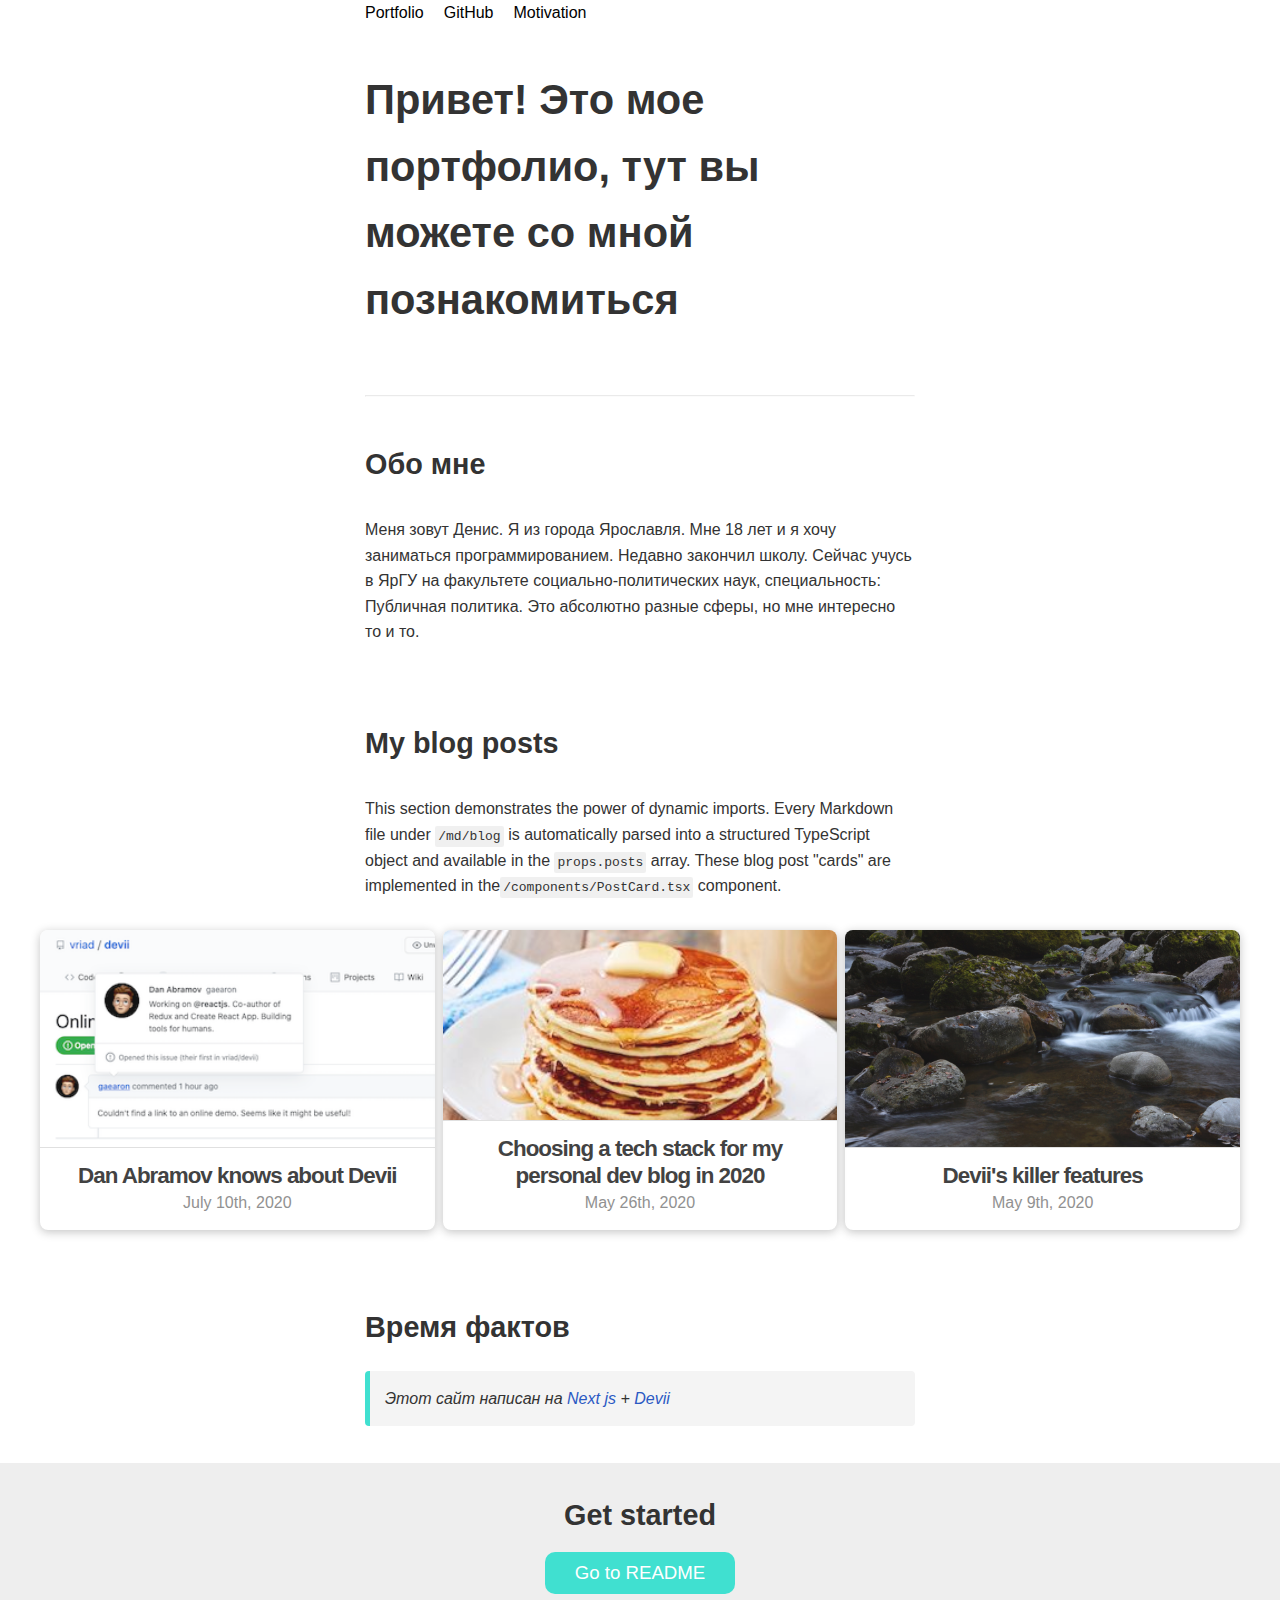
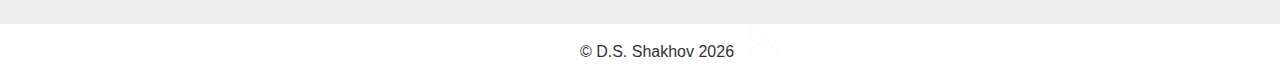
<file: index.html>
<!DOCTYPE html><html><head><meta name="viewport" content="width=device-width"/><meta charSet="utf-8"/><title>Портфолио Д.С ШАХОВ</title><link rel="icon" href="/favicon.ico"/><link rel="preload" href="/_next/static/css/f7614141bd6cd014cb1c.css" as="style"/><link rel="stylesheet" href="/_next/static/css/f7614141bd6cd014cb1c.css" data-n-g=""/><noscript data-n-css="true"></noscript><link rel="preload" href="/_next/static/chunks/main-1eabfbb79ee8fcffef53.js" as="script"/><link rel="preload" href="/_next/static/chunks/webpack-a5f855b0f31b93b05607.js" as="script"/><link rel="preload" href="/_next/static/chunks/framework.d6f4b26821e9a500fc3a.js" as="script"/><link rel="preload" href="/_next/static/chunks/commons.ccc87b86e3323d476a82.js" as="script"/><link rel="preload" href="/_next/static/chunks/f6078781a05fe1bcb0902d23dbbb2662c8d200b3.f7cda0bd2d5665ae4fb2.js" as="script"/><link rel="preload" href="/_next/static/chunks/pages/_app-9893fadc444a5e7c7a4f.js" as="script"/><link rel="preload" href="/_next/static/chunks/186ca7509c0b14394d714909ec1a3aae0377cba4.74a2756dffcdd5046270.js" as="script"/><link rel="preload" href="/_next/static/chunks/pages/index-71af12dd527f795ce548.js" as="script"/></head><body><div id="__next"><div class="container"><div class="content"><div class="introduction"> <div class="header"><a href="/">Portfolio</a><div class="space"></div><a href="https://github.com/nanaska123">GitHub</a><div class="space"></div><a href="/blog/the-ultimate-tech-stack">Motivation</a></div> </div></div><div class="content"><div class="introduction"><h1>Привет! Это мое портфолио, тут вы можете со мной познакомиться</h1><br/><hr/></div><div class="section"><h2>Обо мне</h2><div class="medium-wide"><div style="width:100%" class="devii-markdown"><p>Меня зовут Денис. Я из города Ярославля. Мне 18 лет и я хочу заниматься программированием. Недавно закончил школу.
Сейчас учусь в ЯрГУ на факультете социально-политических наук, специальность: Публичная политика. Это абсолютно разные сферы, но мне интересно то и то.</p></div></div></div><div class="section"><h2>My blog posts</h2><p>This section demonstrates the power of dynamic imports. Every Markdown file under <code>/md/blog</code> is automatically parsed into a structured TypeScript object and available in the<!-- --> <code>props.posts</code> array. These blog post &quot;cards&quot; are implemented in the<code>/components/PostCard.tsx</code> component.</p><div class="post-card-container"><a class="post-card" href="/blog/dan-abramov"><div class="post-card-inner"><div class="post-card-thumbnail" style="background-image:url(/img/danabramov_thumb.png)"></div><div class="post-card-title"><h2>Dan Abramov knows about Devii</h2><p>July 11th, 2020</p><div class="flex-spacer"> </div></div></div></a><a class="post-card" href="/blog/the-ultimate-tech-stack"><div class="post-card-inner"><div class="post-card-thumbnail" style="background-image:url(/img/pancakes_thumb.jpeg)"></div><div class="post-card-title"><h2>Choosing a tech stack for my personal dev blog in 2020</h2><p>May 26th, 2020</p><div class="flex-spacer"> </div></div></div></a><a class="post-card" href="/blog/devii"><div class="post-card-inner"><div class="post-card-thumbnail" style="background-image:url(/img/brook.jpg)"></div><div class="post-card-title"><h2>Devii&#x27;s killer features</h2><p>May 10th, 2020</p><div class="flex-spacer"> </div></div></div></a></div></div><div class="section"><h2>Время фактов</h2><blockquote><p><em>Этот сайт написан на<!-- --> <a href="https://nextjs.org/" class="siniy">Next js</a> <!-- -->+<!-- --> <a href="https://github.com/colinhacks/devii" class="siniy">Devii</a></em></p></blockquote></div><div class="section alternate"><h2 class="centered">Get started</h2><a href="https://github.com/colinhacks/devii"><button class="fork-button">Go to README</button></a></div></div><div class="footer"><p>© D.S. Shakhov 2021</p><a href="/rss.xml"><img src="/img/rss-white.svg" alt="RSS Feed" height="30" width="30"/></a></div></div></div><script id="__NEXT_DATA__" type="application/json">{"props":{"pageProps":{"introduction":"Devii is a starter kit for building your personal developer website. Powered by the best technologies 2020 has to offer.\n\nIt's not a a framework or a library, it's a just a simple project that contains some useful utilities and patterns that'll help you hit the ground running. In fact, the [GitHub repo for Devii](https://github.com/colinhacks/devii) contains the code for the site you're currently reading!\n\nDevii doesn't try to be a fully functional blog out of the box. After cloning/forking the repo, you'll need to delete the contents of `index.tsx` (the page you're reading now!) and implement your own homepage. Devii makes it easier — for instance, you can access a list of all your blog posts in `props.posts` — but you still have to build the site you're imagining in your mind's eye.\n\nAnd that's the point! After you clone/fork it, look through this code to learn how Devii works. Then rip out what you don't like, customize everything else, and build your own tools and components on top of the foundation Devii provides!\n\nDevii was designed to place _zero restrictions_ on what your site can be or become. You can use any React component or styling library, pull in data from third-party APIs, even implement user accounts. Your personal website is the online manifestation of you. Don't compromise.\n","features":"It may not look like much, but Devii does a lot out of the box.\n\n**Markdown loading and rendering**: Using Next.js dynamic imports, you can load Markdown files and pass them into your Next.js pages as props. Easy peasy.\n\n**TypeScript + React**: Markdown is great for text-heavy, non-interactive content. For everything else, you'll want something a little more expressive. Devii makes it easy to mix Markdown and React on the same page. Just load your Markdown files with dynamic imports, pass it into your component as a prop, and render it with the `Markdown.tsx` component.\n\n**Built-in support for blogs**: Devii provides a utility for parsing Markdown blog posts with frontmatter metadata into a structured TypeScript object. Supported tags include: `title`, `subtitle`, `datePublished`, `tags`, `description`, `canonicalUrl`, `author`, `authorPhoto`, `authorTwitter`, `bannerPhoto`, and `thumbnailPhoto`\n\n**Medium-inspired styles**: The Markdown components (`Markdown.tsx`) contains default styles inspired by Medium.\n\n**Google Analytics**: Just add your Google Analytics ID (e.g. 'UA-999999999-1') to `globals.ts` and the appropriate snippet will be automatically added to every page.\n\n**RSS feed generation**: An RSS feed is auto-generated from your blog post feed.\n\n**SEO best practices**: Every blog post page automatically populated meta tags based on the post metadata. This includes a `title` tag, `meta` tags, `og:` tags, Twitter metadata, and a `link` tag containing the canonical URL.\n\n**GitHub-style code blocks**: with syntax highlighting powered by [react-syntax-highlighter](https://github.com/conorhastings/react-syntax-highlighter). Works out-of-the-box for all programming languages. Just use Markdown's triple backtick syntax with a \"language identifier\", [just like GitHub](https://help.github.com/en/github/writing-on-github/creating-and-highlighting-code-blocks).\n\n**Static generation**: you can generate a fully static version of your site using `yarn build \u0026\u0026 yarn export`. Powered by Next.js.\n\n**Zero magic**: You can view and modify every aspect of the site. If you're looking for a starting point, start modifying `index.tsx` (the home page), `BlogPost.tsx` (the blog post template), and `Markdown.tsx` (the Markdown component). And of course you can add entirely new pages/components as well!\n","obombe":"Меня зовут Денис. Я из города Ярославля. Мне 18 лет и я хочу заниматься программированием. Недавно закончил школу.\r\nСейчас учусь в ЯрГУ на факультете социально-политических наук, специальность: Публичная политика. Это абсолютно разные сферы, но мне интересно то и то.\r\n","readme":"\u003cp align=\"center\"\u003e\u003ch1 align=\"center\" style=\"text-align:center;\"\u003eDevii\u003c/h1\u003e\u003c/p\u003e\n\u003cp align=\"center\"\u003e\n  A developer blog starter for 2020. \u003cbr/\u003eNext.js\u003cbr/\u003eReact\u003cbr/\u003eTypeScript\u003cbr/\u003eMarkdown\u003cbr/\u003esyntax highlighting\u003cbr/\u003eSEO\u003cbr/\u003eRSS generation\n\u003c/p\u003e\n\u003cp align=\"center\"\u003e\nif you're happy and you know it, star this repo\n\u003c/p\u003e\n\u003cp align=\"center\"\u003e\n  \u003ca href=\"https://opensource.org/licenses/MIT\" rel=\"nofollow\"\u003e\n    \u003cimg src=\"https://img.shields.io/github/license/colinhacks/devii?alt\" alt=\"License\" style=\"width:100px;\"\u003e\n  \u003c/a\u003e\n\u003c/p\u003e\n\n\u003cbr/\u003e\n\u003cbr/\u003e\n\u003cbr/\u003e\n\n### A dev blog starter for 2020.\n\n- Works as a Markdown-based static-site generator out of the box: just add new blog posts to `/md/blog`\n- Supports exporting to fully static assets (powered by Next.js)\n- Hot reload (powered by Next.js)\n- Makes it easy to write custom pages/code in React + TypeScript\n- Provides a `Markdown.tsx` component with support for GitHub-style syntax highlighting\n- Automatic RSS feed generation\n- SEO best practices (title tag, meta tags, canonical URLs)\n\nRead more about the motivation + design behind Devii at [https://colinhacks.com/blog/devii](https://colinhacks.com/blog/devii).\n\n\u003c!--\n\n# Sponsor\nBig thanks to this week's Devii sponsor! Check out what they have to offer.\n\u003ca href=\"https://tracking.gitads.io/?repo=devii\"\u003e\n\u003cimg src=\"https://images.gitads.io/devii\" alt=\"GitAds\"/\u003e\n\u003c/a\u003e\n\n--\u003e\n\n# Get started\n\nThis repo contains the code for [https://devii.dev](https://devii.dev).\n\ndevii.dev serves as both the documentation AND a working demo of Devii. After you clone/fork it, you can look through the code to learn how Devii works. Then you can rip out everything you don't like, customize everything else, and build your own tools and components on top of the foundation Devii provides!\n\nYour personal website is the online manifestation of you. Devii doesn't really provide much out of the box. It provides some nice Medium-style default styles for your blog posts and some tools for loading/rendering Markdown. But you'll have to implement your own homepage more or less from scratch. And that's the point! Don't settle for some theme. Build something that represents you.\n\nTo get started:\n\n1. Fork this repo\n2. ```\n   git clone git@github.com:yourusername/devii.git my-blog\n   cd my-blog\n   yarn\n   ```\n3. Start the development server with `yarn dev`. This should start a server on `http://localhost:3000`.\n\n## Powered by Next.js\n\nThe core of this repo is [Next.js](https://https://nextjs.org). We chose Next.js because it's the simplest, most elegant way to generate a static version of a React-based website. The documentation is excellent; read it first: [Next.js Documentation](https://nextjs.org/docs).\n\n## Project structure\n\nHere's is an abbreviated version of the project structure. Certain config files (`next.config.js`, `next-end.d.ts`, `.gitignore`) have been removed for simplicity.\n\n```\n.\n├── README.md\n├── public // all static assets (images, css, etc) go here\n├── pages // every .tsx component in this dir becomes a page of the final site\n|   ├── index.tsx // the home page (which has access to the list of all blog posts)\n|   ├── blog\n|       ├── [blog].md // a template component that renders the blog posts under `/md/blog`\n├── md\n|   ├── blog\n|       ├── devii.md // this page!\n        ├── whatever.md // every MD file in this directory becomes a blog post\n├── components\n|   ├── BlogPost.tsx\n|   ├── Code.tsx\n|   ├── Footer.tsx\n|   ├── Header.tsx\n|   ├── Markdown.tsx\n|   ├── Meta.tsx\n|   ├── \u003cvarious\u003e\n├── loader.ts // contains utility functions for loading/parsing Markdown\n├── node_modules\n├── tsconfig.json\n├── package.json\n```\n\nNext.js generates a new webpage for each file in the `pages` directory. If you want to add an About page to your blog, just add `about.tsx` inside `pages` and start writing the page.\n\nBy default the repo only contains two pages: a home page (`/pages/index.tsx`) and a blog page (`/pages/[blog].md`).\n\nThe file `[blog].ts` follows the Next.js convention of using square brackets to indicate a [dynamic route](https://nextjs.org/docs/routing/dynamic-routes).\n\n## The home page\n\nThe home page is intentionally minimal. You can put whatever you want in `index.tsx`; one of our goals in designing Devii was to place no restrictions on the developer. Use your imagination! Your website is the online manifestion of you. You can use whatever npm packages or styling libraries you like.\n\n## Styling\n\nDevii is unopinionated about styling. Because your Devii site is a standard React app under the hood, you can use your favorite library from `npm` to do styling.\n\nDevii provides certain styles by default, notably in the Markdown renderer (`/components/Markdown.tsx`). Those styles are implemented using Next's built-in styling solution `styled-jsx`. Unfortunately it was necessary to make those styles global, since `styled-jsx` [doesn't play nice](https://github.com/vercel/styled-jsx/issues/573) with third-party components (in this case `react-markdown`).\n\nFeel free to re-implemement the built-in styles with your library of choice If you choose to use a separate styling library ([emotion](https://emotion.sh/) is pretty glorious) then you could re-implement the default styles\n\n## Adding a new blog post\n\nJust add a Markdown file under `md/blog/` to create a new blog post:\n\n1. Create a new Markdown file called `foo.md` within the `/md/blog` directory\n2. Add in some basic Markdown content\n3. Then go to `http://localhost:3000/blog/foo`. You should see the new post.\n\n## Frontmatter support\n\nEvery Markdown file can include a \"frontmatter block\" containing various metadata. Devii provides a `loadPost` utility that loads a Markdown file, parses it's frontmatter metadata, and returns a structured `PostData` object:\n\n```ts\ntype PostData = {\n  path: string;\n  title?: string;\n  subtitle?: string;\n  description?: string; // used for SEO\n  canonicalUrl?: string; // used for SEO\n  datePublished?: number; // Unix timestamp\n  author?: string;\n  authorPhoto?: string;\n  authorHandle?: string; // twitter handle\n  tags?: string[];\n  bannerPhoto?: string;\n  thumbnailPhoto?: string;\n};\n```\n\nFor example, here is the frontmatter blog from the sample blog post (`md/blog/the-ultimate-tech-stack.md`):\n\n```\n---\ntitle: Introducing Devii\nsubtitle: Bringing the power of React, TypeScript, and static generation to dev blogs everywhere\ndatePublished: 1589064522569\nauthor: Ben Bitdiddle\ntags:\n  - Devii\n  - Blogs\nauthorPhoto: /img/profile.jpg\nbannerPhoto: /img/brook.jpg\nthumbnailPhoto: /img/brook.jpg\n---\n```\n\nView `/loader.ts` to see how this works.\n\n## Google Analytics\n\nJust add your Google Analytics ID (e.g. 'UA-999999999-1') to `globals.ts` and Devii will automatically add the appropriate Google Analytics snippet to your site. Go to `/pages/_app.ts` to see how this works or customize this behavior.\n\n## Medium-inspired design\n\nThe Markdown renderer (`Markdown.tsx`) provides a default style inspired by Medium. Just modify the CSS in `Markdown.tsx` to customize the design to your liking.\n\n## GitHub-style code blocks\n\nYou can easily drop code blocks into your blog posts using triple-backtick syntax ([just like GitHub](https://help.github.com/en/github/writing-on-github/creating-and-highlighting-code-blocks)). No more embedding CodePen iframes! 🚀\n\nWorks out-of-the-box for all programming languages. Specify your language with a \"language tag\". So this:\n\n  \u003cpre\u003e\n  ```ts\n  // pretty neat huh?\n  const test = (arg: string) =\u003e {\n    return arg.length \u003e 5;\n  };\n  ```\u003c/pre\u003e\n\nturns into\n\n```ts\n// pretty neat huh?\nconst test = (arg: string) =\u003e {\n  return arg.length \u003e 5;\n};\n```\n\nView `/components/Code.tsx` to see how this works or customize this behavior.\n\n## Markdown loading\n\n_You don't need to understand all of this to use Devii. Consider this an \"advanced guide\" you can use if you want to customize the structure of the site._\n\nMarkdown posts are loaded during Next.js static build step. Check out the [Data Fetching](https://nextjs.org/docs/basic-features/data-fetching) documentation to learn more about this.\n\nHere's the short version: if export a function called `getStaticProps` from one of your page components, Next.js will execute that function, take the result, and pass the `props` property (which should be another object) into your page as props.\n\nYou can dynamically load and parse a Markdown file using `loadMarkdownFile`, a utility function implemented in `loader.ts`. It is an async function that returns a `PostData` TypeScript object containing all the metadata keys listed above:\n\nFor an example of this, check out the `getStaticProps` implementation from the homepage. The function calls `loadBlogPosts` - a utilty function that loads _every_ blog posts in the `/md/blog/` directory, parses them, and returns `PostData[]`.\n\n```ts\nexport const getStaticProps = async () =\u003e {\n  const posts = await loadBlogPosts();\n  return { props: { posts } };\n};\n```\n\nThere are a few utility functions in `loader.ts` that Devii uses. All functions are _async_! All functions accept a _relative_ path which is expected to be \\_relative to the `md/` directory. For instance `loadPost('blog/test.md'`) would load `/md/blog/test.md`.\n\n- `loadPost` loads/parses a Markdown file and returns a `PostData`\n- `loadBlogPosts`: loads/parses all the files in `/md/blog/`. Returns `PostData[]`. Used in `index.tsx` to load/render a list of all published blog posts\n- `loadMarkdownFile`: loads a Markdown file but doesn't parse it. Returns the string content. Useful if you want to implement some parts of a page in Markdown and other parts in React\n- `loadMarkdownFiles`: accepts a [glob](https://docs.python.org/3/library/glob.html) pattern and loads all the files inside `/md/` whose names match the pattern. Used internally by `loadBlogPosts`\n\n## Static generation\n\nYou can generate a fully static version of your site using `yarn build \u0026\u0026 yarn export`. This step is entirely powered by Next.js. The static site is exported to the `out` directory.\n\nAfter it's generated, use your static file hosting service of choice (Vercel, Netlify, Firebase Hosting, Amazon S3) to deploy your site.\n\n## Global configs\n\nThere is a `globals.ts` file in the project root containing some settings/configuration metadata about your site:\n\n- `yourName`: Your name, used for the copyright tags in the footer and the RSS feed, e.g. Alyssa P. Hacker\n- `siteName`: The title of your blog, e.g. `Alyssa's Cool Blog`;\n- `siteDescription`: A short description, used in the `meta` description tag, e.g. 'I write about code \\'n stuff';\n- `siteCreationDate`: Used in the generated RSS feed. Use this format: 'March 3, 2020 04:00:00 GMT';\n- `twitterHandle`: The twitter handle for you or your blog/company, used in the Twitter meta tags. Include the @ symbol, e.g. '@alyssaphacker';\n- `email`: Your email, used as the \"webMaster\" and \"managingEditor\" field of the generated RSS feed, e.g. `alyssa@example.com`;\n- `url`: The base URL of your website, used to \"compute\" default canonical links from relative paths, e.g. 'https://alyssaphacker.com';\n- `accentColor`: The header and footer background color, e.g. `#4fc2b4`;\n\n## RSS feed generation\n\nAn RSS feed is auto-generated from your blog post feed. This feed is generated using the `rss` module (for converting JSON to RSS format) and `showdown` for converting the markdown files to RSS-compatible HTML.\n\nFor RSS generation to work, all your posts must contain a `datePublished` timestamp in their frontmatter metadata. To examine or customize the RSS generation, check out the `rssUtil.ts` file in the root directory.\n\n## SEO\n\nEvery blog post page automatically populated meta tags based on the post metadata. This includes a `title` tag, `meta` tags, `og:` tags, Twitter metadata, and a `link` tag containing the canonical URL.\n\nThe default value of the canonical URL is computed by concatenating the value of your `url` config (see Global Configs above) and the relative path of your post. Verify that the canonical URL is exactly equivalent to the URL in the browser when visiting your live site, otherwise your site's SEO may suffer.\n\n## Insanely customizable\n\nThere's nothing \"under the hood\" here. You can view and modify all the files that provide the functionality listed above. Devii just provides a project scaffold, some Markdown-loading loading utilities (in `loader.ts`), and some sensible styling defaults (especially in `Markdown.tsx`).\n\nTo get started customizing, check out the source code of `index.tsx` (the home page), `BlogPost.tsx` (the blog post template), and `Markdown.tsx` (the Markdown renderer).\n\nHead to the GitHub repo to get started: [https://github.com/colinhacks/devii](https://github.com/colinhacks/devii). If you like this project, leave a ⭐️star⭐️ to help more people find Devii 😎\n\n# CLI\n\n### `yarn dev`\n\nStarts the development server. Equivalent to `next dev`.\n\n### `yarn build`\n\nCreates an optimized build of your site. Equivalent to `next build`.\n\n### `yarn export`\n\nExports your site to static files. All files are written to `/out`. Use your static file hosting service of choice (Firebase Hosting, Amazon S3, Vercel) to deploy your site. Equivalent to `next export`.\n","posts":[{"path":"blog/dan-abramov","title":"Dan Abramov knows about Devii","subtitle":null,"published":true,"datePublished":1594425078471,"tags":["Dan Abramov"],"description":null,"canonicalUrl":"https://devii.dev/blog/dan-abramov","author":"Colin McDonnell","authorPhoto":"/img/BoJn_wFU3Dg.jpg","authorTwitter":null,"bannerPhoto":"/img/danabramov.png","thumbnailPhoto":"/img/danabramov_thumb.png","content":"\nDan Abramov knows about Devii!\n\n\u003e Seems like it might be useful!\n\u003e — Dan Abramov, taken entirely out of context\n\nI don't want to brag, but Devii is kind of a big deal.\n"},{"path":"blog/the-ultimate-tech-stack","title":"Choosing a tech stack for my personal dev blog in 2020","subtitle":null,"published":true,"datePublished":1590463136775,"tags":["Static Site Generators","React","Next.js"],"description":null,"canonicalUrl":"https://colinhacks.com/essays/devii","author":"Colin McDonnell","authorPhoto":"/img/profile.jpg","authorTwitter":"colinhacks","bannerPhoto":"/img/pancakes.jpeg","thumbnailPhoto":"/img/pancakes_thumb.jpeg","content":"\n\u003e Originally published at [https://colinhacks.com/essays/devii](https://colinhacks.com/essays/devii). Check out the HN \u003cdel\u003eroast\u003c/del\u003e discussion \u003ca href=\"https://news.ycombinator.com/item?id=23309002\"\u003ehere\u003c/a\u003e! 🤗\n\nI recently set out to build my personal website — the one you're reading now, as it happens!\n\nSurprisingly, it was much harder than expected to put together a \"tech stack\" that met my criteria. My criteria are pretty straightforward; I would expect most React devs to have a similar list. Yet it was surprisingly hard to put all these pieces together.\n\nGiven the lack of a decent out-of-the-box solution, I worry that many developers are settling for static-site generators that place limits on the interactivity and flexibility of your website. We can do better.\n\n\u003e Clone the repo here to get started with this setup: https://github.com/colinhacks/devii\n\nLet's quickly run through my list of design goals:\n\n### React (+ TypeScript)\n\nI want to build the site with React and TypeScript. I love them both wholeheartedly, I use them for my day job, and they're gonna be around for a long time. Plus writing untyped JS makes me feel dirty.\n\nI don't want limitations on what my personal website can be/become. Sure, at present my site consists of two simple, static blog posts. But down the road, I may want to build a page that contains an interactive visualization, a filterable table, or a demo of a React component I'm open-sourcing. Even something simple (like the email newsletter signup form at the bottom of this page) was much more pleasant to implement in React; how did we use to build forms again?\n\nPlus: I want access to the npm ecosystem and all my favorite UI, animation, and styling libraries. I sincerely hope I never write another line of raw CSS ever again; CSS-in-JS 4 lyfe baby. If you want to start a Twitter feud with me about this, by all means [at me](https://twitter.com/colinhacks).\n\n### Good authoring experience\n\nIf it's obnoxious to write new blog posts, I won't do it. That's a regrettable law of the universe. Even writing blog posts with plain HTML — just a bunch of `\u003cp\u003e` tags in a div — is just annoying enough to bug me. The answer: Markdown of course!\n\nStatic site generators (SSGs) like Hugo and Jekyll provide an undeniably wonderful authoring experience. All you have to do is `touch` a new .md file in the proper directory and get to writing. Unfortunately all Markdown-based SSGs I know of are too restrictive. Mixing React and Markdown on the same page is either impossible or tricky. If it's possible, it likely requires some plugin/module/extension, config file, blob of boilerplate, or egregious hack. Sorry Hugo, I'm not going to re-write my React code using `React.createElement` like it's 2015.\n\nWell, that doesn't work for me. I want my website to be React-first, with a sprinkling of Markdown when it makes my life easier.\n\n### Static generation\n\nAs much as I love the Jamstack, it doesn't cut it from an SEO perspective. Many blogs powered by a \"headless CMS\" require two round trips before rendering the blog content (one to fetch the static JS bundle and another to fetch the blog content from a CMS). This degrades page load speeds and user experience, which accordingly degrades your rankings on Google.\n\nInstead I want every page of my site to be pre-rendered to a set of fully static assets, so I can deploy them to a CDN and get fast page loads everywhere. You could get the same benefits with server-side rendering, but that requires an actual server and worldwide load balancing to achieve comparable page load speeds. I love overengineering things as much as the next guy, even I have a line. 😅\n\n## My solution\n\nI describe my final architecture design below, along with my rationale for each choice. I distilled this setup into a website starter/boilerplate available here: https://github.com/colinhacks/devii. Below, I allude to certain files/functions I implemented; to see the source code of these, just clone the repo `git clone git@github.com:colinhacks/devii.git`\n\n### Next.js\n\nI chose to build my site with Next.js. This won't be a surprising decision to anyone who's played with statically-rendered or server-side rendered React in recent years. Next.js is quickly eating everyone else's lunch in this market, especially Gatsby's (sorry Gatsby fans).\n\nNext.js is by far the most elegant way (for now) to do any static generation or server-side rendering with React. They just released their next-generation (pun intended) static site generator in the [9.3 release](https://nextjs.org/blog/next-9-3) back in March. So in the spirit of using technologies [in the spring of their life](https://www.youtube.com/watch?v=eBAX8MbRYFA), Next.js is a no-brainer.\n\nHere's a quick breakdown of the project structure. No need to understand every piece of it; but it may be useful to refer to throughout the rest of this post.\n\n```\n.\n├── README.md\n├── public // all static files (images, etc) go here\n├── pages // every .tsx component in this dir becomes a page of the final site\n|   ├── index.tsx // the home page (which has access to the list of all blog posts)\n|   ├── blog\n|       ├── [blog].md // a template component that renders the blog posts under `/md/blog`\n├── md\n|   ├── blog\n|       ├── devii.md // this page!\n        ├── whatever.md // every MD file in this directory becomes a blog post\n├── components\n|   ├── Code.tsx\n|   ├── Markdown.tsx\n|   ├── \u003cvarious others\u003e\n├── loader.ts // contains utility functions for loading/parsing Markdown\n├── node_modules\n├── tsconfig.json\n├── package.json\n├── next.config.js\n├── next-env.d.ts\n├── .gitignore\n```\n\n\u003c!-- Check out the Next.js documentation [here](https://nextjs.org/docs) to make sure it's the right choice for your project. --\u003e\n\n### TypeScript + React\n\nBoth React and TypeScript are baked into the DNA of Next.js, so you get these for free when you set up a Next.js project.\n\nGatsby, on the other hand, has a special plugin for TypeScript support, but it's not officially supported and seems to be [low on their priority list](https://github.com/gatsbyjs/gatsby/issues/18983). Also, after messing with it for an hour I couldn't get it to play nice with hot reload.\n\n### Markdown authoring\n\nUsing Next's special `getStaticProps` hook and glorious [dynamic imports](https://nextjs.org/docs/advanced-features/dynamic-import#with-no-ssr), it's trivial to a Markdown file and pass its contents into your React components as a prop. This achieves the holy grail I was searching for: the ability to easily mix React and Markdown.\n\n#### Frontmatter support\n\nEvery Markdown file can include a \"frontmatter block\" containing metadata. I implemented a simple utility function (`loadPost`) that loads a Markdown file, parses its contents, and returns a TypeScript object with the following signature:\n\n```ts\ntype PostData = {\n  path: string; // the relative URL to this page, can be used as an href\n  content: string; // the body of the MD file\n  title?: string;\n  subtitle?: string;\n  date?: number;\n  author?: string;\n  authorPhoto?: string;\n  authorTwitter?: string;\n  tags?: string[];\n  bannerPhoto?: string;\n  thumbnailPhoto?: string;\n};\n```\n\nI implemented a separate function `loadPosts` that loads _all_ the Markdown files under `/md/blog` and returns them as an array (`PostData[]`). I use `loadPosts` on this site's home page to render a list of all posts I've written.\n\n### Medium-inspired design\n\nI used the wonderful [`react-markdown`](https://github.com/rexxars/react-markdown) package to render Markdown as a React component. My Markdown rendered component (`/components/Markdown.tsx`) provides some default styles inspired by Medium's design. Just modify the `style` pros in `Markdown.tsx` to customize the design to your liking.\n\n### GitHub-style code blocks\n\nYou can easily drop code blocks into your blog posts using triple-backtick syntax. Specify the programming language with a \"language tag\", [just like GitHub](https://help.github.com/en/github/writing-on-github/creating-and-highlighting-code-blocks)!\n\nTo achieve this I implemented a custom `code` renderer (`/components/Code.tsx`) for `react-markdown` that uses [react-syntax-highlighter](https://github.com/conorhastings/react-syntax-highlighter#readme) to handle the highlighting. So this:\n\n\u003c!-- I landed on this solution after wasting hours playing with other options. CodeMirror has bad React support (the only React wrapper for it is inauspiciously named `react-codemirror2`) and [bizarre selection issues](https://github.com/codemirror/CodeMirror/issues/1099) for `readonly` code blocks. The popular `highlight.js` project requires you to [initialize the library](https://github.com/highlightjs/highlight.js/issues/925) in `componentDidMount` like its 2015 :/  --\u003e\n\n\u003cpre\u003e\n```ts\n// pretty neat huh?\nconst test = (arg: string) =\u003e {\n  return arg.length \u003e 5;\n};\n```\u003c/pre\u003e\n\nturns into this:\n\n```ts\n// pretty neat huh?\nconst test = (arg: string) =\u003e {\n  return arg.length \u003e 5;\n};\n```\n\n### RSS feed generation\n\nAn RSS feed is auto-generated from your blog post feed. This feed is generated using the `rss` module (for converting JSON to RSS format) and `showdown` for converting the markdown files to RSS-compatible HTML. The feed is generated during the build step and written as a static file to `/rss.xml` in your static assets folder. It's dead simple. That's the joy of being able to easily write custom build scripts on top of Next.js's `getStaticProps` hooks!\n\n### SEO\n\nEvery blog post page automatically populated meta tags based on the post metadata. This includes a `title` tag, `meta` tags, `og:` tags, Twitter metadata, and a `link` tag containing the canonical URL. You can modify/augment this in the `PostMeta.ts` component.\n\n### Static generation\n\nYou can generate a fully static version of your site using `yarn build \u0026\u0026 yarn export`. This step is entirely powered by Next.js. The static site is exported to the `out` directory.\n\nAfter its generated, use your static file hosting service of choice (Firebase Hosting, Vercel, Netlify) to deploy your site.\n\n### Insanely customizable\n\nThere's nothing \"under the hood\" here. You can view and modify all the files that provide the functionality described above. Devii just provides a project scaffold, some Markdown-loading loading utilities (in `loader.ts`), and some sensible styling defaults (especially in `Markdown.tsx`).\n\nTo start customizing, modify `index.tsx` (the home page), `Essay.tsx` (the blog post template), and `Markdown.tsx` (the Markdown renderer).\n\n## Get started\n\nHead to the GitHub repo to get started: [https://github.com/colinhacks/devii](https://github.com/colinhacks/devii). If you like this project, leave a ⭐️star⭐️ to help more people find Devii! 😎\n\nTo jump straight into the code, clone the repo and start the development server like so:\n\n```bash\ngit clone git@github.com:colinhacks/devii.git mysite\ncd mysite\nyarn\nyarn dev\n```\n"},{"path":"blog/devii","title":"Devii's killer features","subtitle":"Bringing the power of React, TypeScript, and static generation to dev blogs everywhere","published":true,"datePublished":1589064522569,"tags":["Devii","Blogs"],"description":null,"canonicalUrl":"https://devii.dev/blog/devii","author":"Ben Bitdiddle","authorPhoto":"/img/profile.jpg","authorTwitter":null,"bannerPhoto":"/img/brook.jpg","thumbnailPhoto":"/img/brook.jpg","content":"\nThis page is built with Devii! Check out the source code for this under `/md/blog/test.md`.\n\nDevii is a starter kit for building a personal website with the best tools 2020 has to offer.\n\n- **Markdown-based**: Just add a Markdown file to `/md/blog` to add a new post to your blog!\n- **TypeScript + React**: aside from the parts that are rendered Markdown, everything else is fully built with TypeScript and functional React components. Implementing any sort of interactive widget is often hard using existing Markdown-centric static-site generators, but Devii makes it easy to mix Markdown and React on the same page.\n- **Frontmatter support**: Every post can include a frontmatter block containing metadata: `title`, `subtitle`, `datePublished` (timestamp), `author`, `authorPhoto`, and `bannerPhoto`.\n- **Medium-inspired styles**: The Markdown renderer (`Markdown.tsx`) contains default styles inspired by Medium.\n- **Static generation**: you can generate a fully static version of your site using `yarn build \u0026\u0026 yarn export`. Powered by Next.js.\n- **GitHub-style code blocks**: with syntax highlighting powered by [react-syntax-highlighter](https://github.com/conorhastings/react-syntax-highlighter). Works out-of-the-box for all programming languages. Just use Markdown's triple backtick syntax with a \"language identifier\", [just like GitHub](https://help.github.com/en/github/writing-on-github/creating-and-highlighting-code-blocks).\n\n  ```ts\n  // pretty neat huh?\n  const test: (arg: string) =\u003e boolean = (arg) =\u003e {\n    return arg.length \u003e 5;\n  };\n  ```\n\n- **Utterly customizable**: We provide a minimal interface to get you started, but you can customize every aspect of the rendering and styling by just modifying `index.tsx` (the home page), `BlogPost.tsx` (the blog post template), and `Markdown.tsx` (the Markdown renderer). And of course you can add entirely new pages as well!\n\nHead to the GitHub repo to get started: [https://github.com/colinhacks/devii](https://github.com/colinhacks/devii). If you like this project, leave a ⭐️star⭐️ to help more people find Devii 😎\n"}]},"__N_SSG":true},"page":"/","query":{},"buildId":"rE1A-8ExZKkdhcv0KfuwE","nextExport":false,"isFallback":false,"gsp":true,"head":[["meta",{"name":"viewport","content":"width=device-width"}],["meta",{"charSet":"utf-8"}],["title",{"children":"Портфолио Д.С ШАХОВ"}],["link",{"rel":"icon","href":"/favicon.ico"}]]}</script><script nomodule="" src="/_next/static/chunks/polyfills-bdcbb1f8fb342f6d0691.js"></script><script src="/_next/static/chunks/main-1eabfbb79ee8fcffef53.js" async=""></script><script src="/_next/static/chunks/webpack-a5f855b0f31b93b05607.js" async=""></script><script src="/_next/static/chunks/framework.d6f4b26821e9a500fc3a.js" async=""></script><script src="/_next/static/chunks/commons.ccc87b86e3323d476a82.js" async=""></script><script src="/_next/static/chunks/f6078781a05fe1bcb0902d23dbbb2662c8d200b3.f7cda0bd2d5665ae4fb2.js" async=""></script><script src="/_next/static/chunks/pages/_app-9893fadc444a5e7c7a4f.js" async=""></script><script src="/_next/static/chunks/186ca7509c0b14394d714909ec1a3aae0377cba4.74a2756dffcdd5046270.js" async=""></script><script src="/_next/static/chunks/pages/index-71af12dd527f795ce548.js" async=""></script><script src="/_next/static/rE1A-8ExZKkdhcv0KfuwE/_buildManifest.js" async=""></script><script src="/_next/static/rE1A-8ExZKkdhcv0KfuwE/_ssgManifest.js" async=""></script></body></html>
</file>
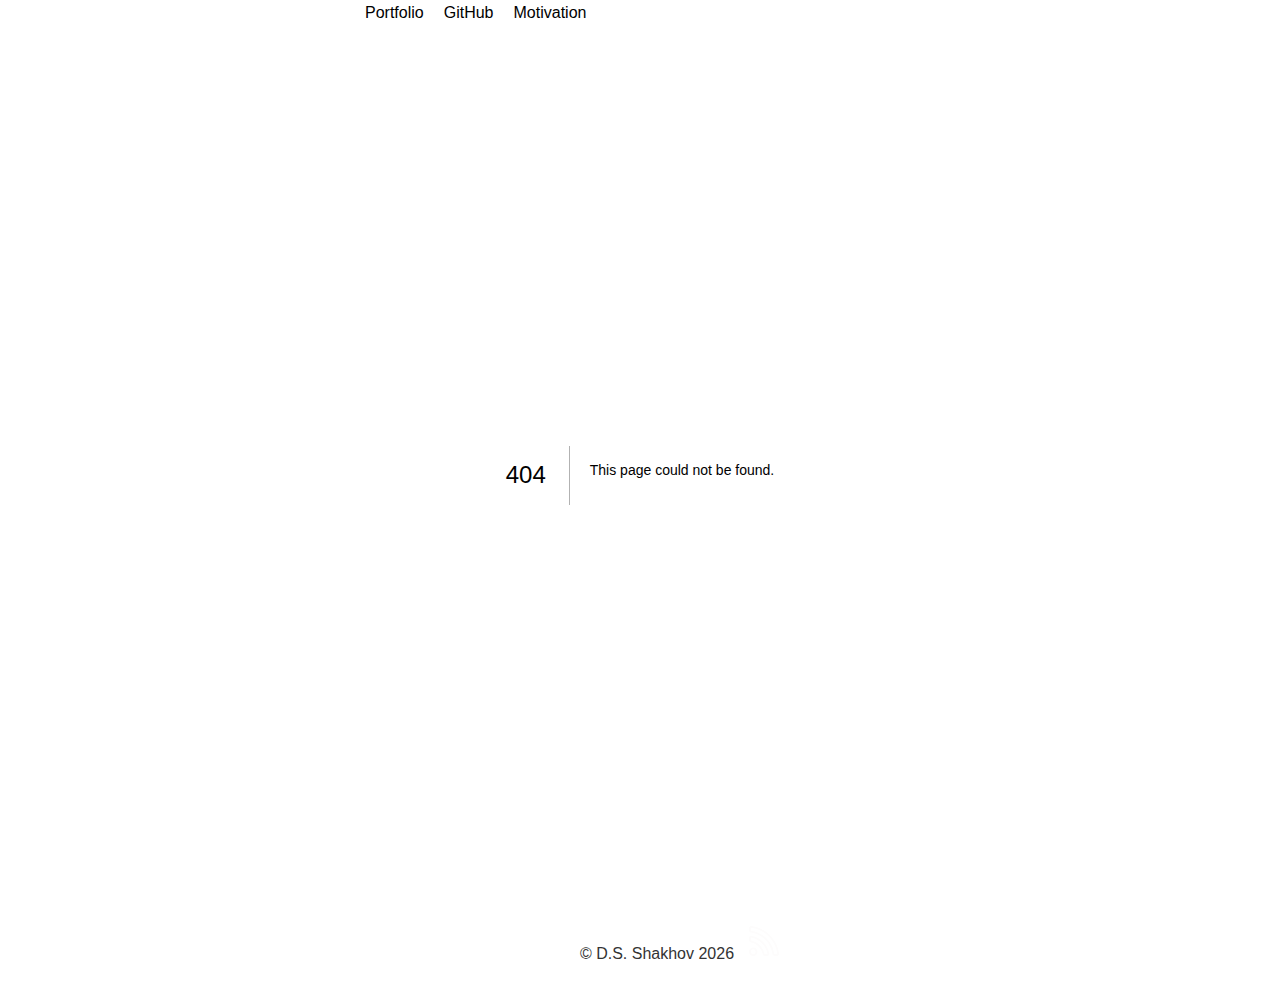
<file: 404/index.html>
<!DOCTYPE html><html><head><meta name="viewport" content="width=device-width"/><meta charSet="utf-8"/><title>404: This page could not be found</title><link rel="preload" href="/_next/static/css/f7614141bd6cd014cb1c.css" as="style"/><link rel="stylesheet" href="/_next/static/css/f7614141bd6cd014cb1c.css" data-n-g=""/><noscript data-n-css="true"></noscript><link rel="preload" href="/_next/static/chunks/main-1eabfbb79ee8fcffef53.js" as="script"/><link rel="preload" href="/_next/static/chunks/webpack-a5f855b0f31b93b05607.js" as="script"/><link rel="preload" href="/_next/static/chunks/framework.d6f4b26821e9a500fc3a.js" as="script"/><link rel="preload" href="/_next/static/chunks/commons.ccc87b86e3323d476a82.js" as="script"/><link rel="preload" href="/_next/static/chunks/f6078781a05fe1bcb0902d23dbbb2662c8d200b3.f7cda0bd2d5665ae4fb2.js" as="script"/><link rel="preload" href="/_next/static/chunks/pages/_app-9893fadc444a5e7c7a4f.js" as="script"/></head><body><div id="__next"><div class="container"><div class="content"><div class="introduction"> <div class="header"><a href="/">Portfolio</a><div class="space"></div><a href="https://github.com/nanaska123">GitHub</a><div class="space"></div><a href="/blog/the-ultimate-tech-stack">Motivation</a></div> </div></div><div style="color:#000;background:#fff;font-family:-apple-system, BlinkMacSystemFont, Roboto, &quot;Segoe UI&quot;, &quot;Fira Sans&quot;, Avenir, &quot;Helvetica Neue&quot;, &quot;Lucida Grande&quot;, sans-serif;height:100vh;text-align:center;display:flex;flex-direction:column;align-items:center;justify-content:center"><div><style>body { margin: 0 }</style><h1 style="display:inline-block;border-right:1px solid rgba(0, 0, 0,.3);margin:0;margin-right:20px;padding:10px 23px 10px 0;font-size:24px;font-weight:500;vertical-align:top">404</h1><div style="display:inline-block;text-align:left;line-height:49px;height:49px;vertical-align:middle"><h2 style="font-size:14px;font-weight:normal;line-height:inherit;margin:0;padding:0">This page could not be found<!-- -->.</h2></div></div></div><div class="footer"><p>© D.S. Shakhov 2021</p><a href="/rss.xml"><img src="/img/rss-white.svg" alt="RSS Feed" height="30" width="30"/></a></div></div></div><script id="__NEXT_DATA__" type="application/json">{"props":{"pageProps":{"statusCode":404}},"page":"/_error","query":{},"buildId":"rE1A-8ExZKkdhcv0KfuwE","nextExport":true,"isFallback":false,"gip":true,"head":[["meta",{"name":"viewport","content":"width=device-width"}],["meta",{"charSet":"utf-8"}],["title",{"children":"404: This page could not be found"}]]}</script><script nomodule="" src="/_next/static/chunks/polyfills-bdcbb1f8fb342f6d0691.js"></script><script src="/_next/static/chunks/main-1eabfbb79ee8fcffef53.js" async=""></script><script src="/_next/static/chunks/webpack-a5f855b0f31b93b05607.js" async=""></script><script src="/_next/static/chunks/framework.d6f4b26821e9a500fc3a.js" async=""></script><script src="/_next/static/chunks/commons.ccc87b86e3323d476a82.js" async=""></script><script src="/_next/static/chunks/f6078781a05fe1bcb0902d23dbbb2662c8d200b3.f7cda0bd2d5665ae4fb2.js" async=""></script><script src="/_next/static/chunks/pages/_app-9893fadc444a5e7c7a4f.js" async=""></script><script src="/_next/static/rE1A-8ExZKkdhcv0KfuwE/_buildManifest.js" async=""></script><script src="/_next/static/rE1A-8ExZKkdhcv0KfuwE/_ssgManifest.js" async=""></script></body></html>
</file>
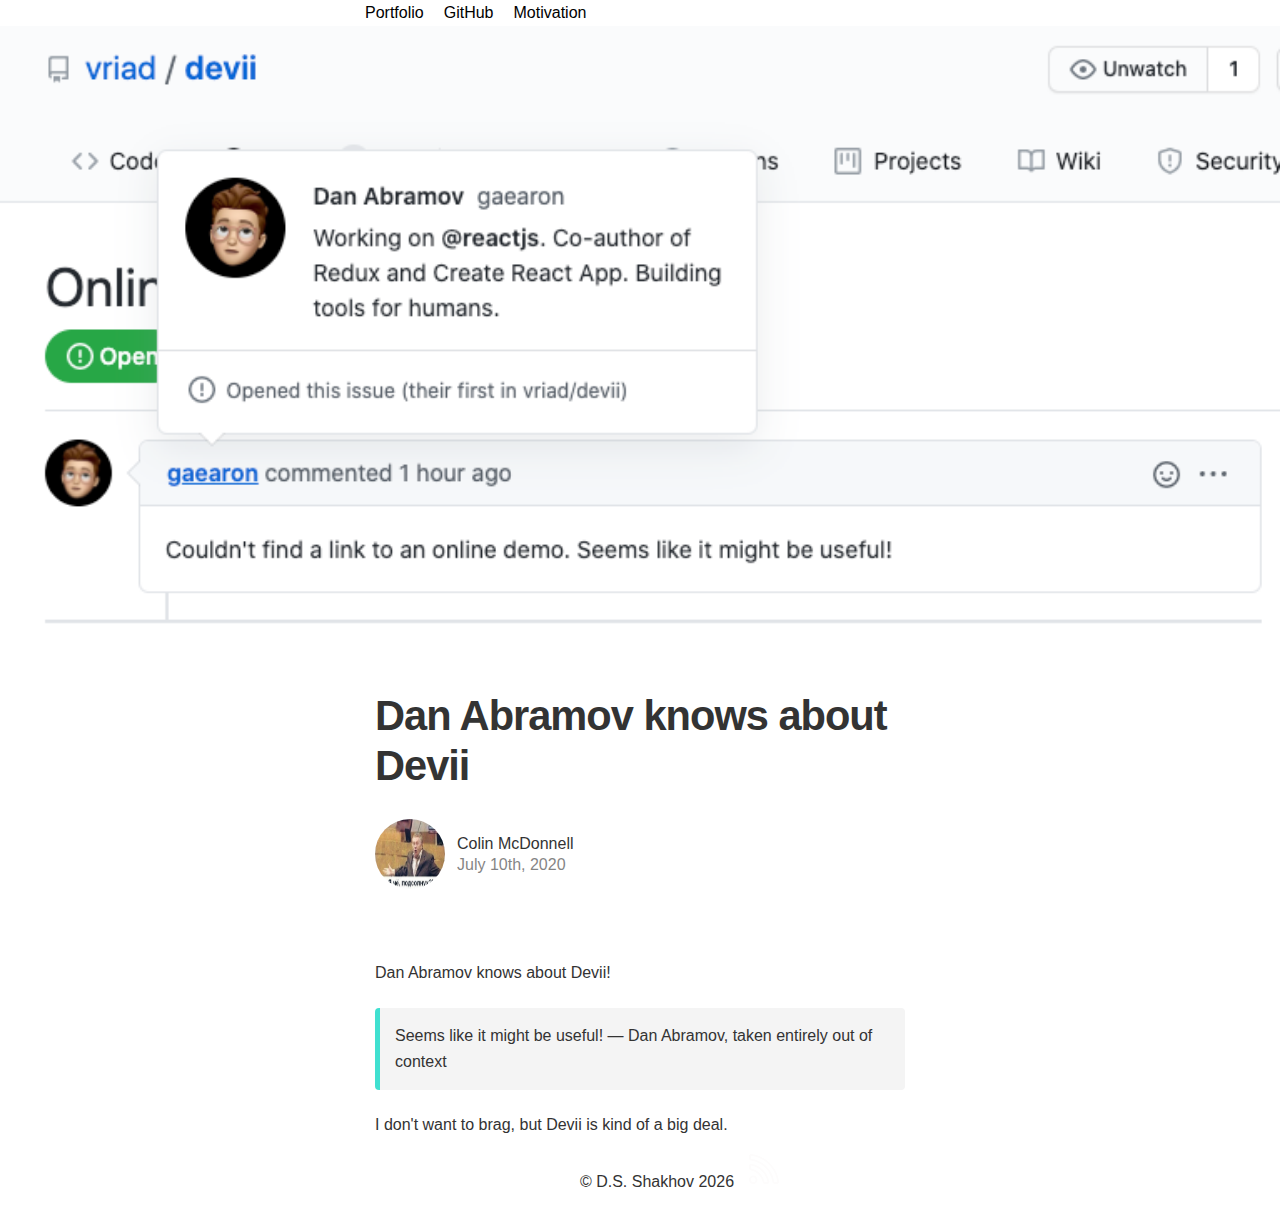
<file: blog/dan-abramov/index.html>
<!DOCTYPE html><html><head><meta name="viewport" content="width=device-width"/><meta charSet="utf-8"/><title>Dan Abramov knows about Devii</title><meta name="copyright" content="Colin McDonnell"/><link rel="canonical" href="https://devii.dev/blog/dan-abramov"/><meta property="og:type" content="website"/><meta name="og:title" property="og:title" content="Dan Abramov knows about Devii"/><meta property="og:site_name" content="Portfolio"/><meta property="og:url" content="https://devii.dev/blog/dan-abramov"/><meta name="twitter:card" content="summary"/><meta name="twitter:title" content="Dan Abramov knows about Devii"/><meta name="twitter:site" content="@dshakhov0"/><meta name="twitter:creator" content="@dshakhov0"/><meta name="twitter:image" content="/img/danabramov.png"/><meta property="og:image" content="/img/danabramov.png"/><link rel="preload" href="/_next/static/css/f7614141bd6cd014cb1c.css" as="style"/><link rel="stylesheet" href="/_next/static/css/f7614141bd6cd014cb1c.css" data-n-g=""/><noscript data-n-css="true"></noscript><link rel="preload" href="/_next/static/chunks/main-1eabfbb79ee8fcffef53.js" as="script"/><link rel="preload" href="/_next/static/chunks/webpack-a5f855b0f31b93b05607.js" as="script"/><link rel="preload" href="/_next/static/chunks/framework.d6f4b26821e9a500fc3a.js" as="script"/><link rel="preload" href="/_next/static/chunks/commons.ccc87b86e3323d476a82.js" as="script"/><link rel="preload" href="/_next/static/chunks/f6078781a05fe1bcb0902d23dbbb2662c8d200b3.f7cda0bd2d5665ae4fb2.js" as="script"/><link rel="preload" href="/_next/static/chunks/pages/_app-9893fadc444a5e7c7a4f.js" as="script"/><link rel="preload" href="/_next/static/chunks/186ca7509c0b14394d714909ec1a3aae0377cba4.74a2756dffcdd5046270.js" as="script"/><link rel="preload" href="/_next/static/chunks/pages/blog/%5Bblog%5D-c4db560ecb87f8e9496c.js" as="script"/></head><body><div id="__next"><div class="container"><div class="content"><div class="introduction"> <div class="header"><a href="/">Portfolio</a><div class="space"></div><a href="https://github.com/nanaska123">GitHub</a><div class="space"></div><a href="/blog/the-ultimate-tech-stack">Motivation</a></div> </div></div><div class="blog-post"><img class="blog-post-image" src="/img/danabramov.png"/><div class="blog-post-title"><h1>Dan Abramov knows about Devii</h1><br/><div class="author-container"><div class="author"><img src="/img/BoJn_wFU3Dg.jpg" class="author-image"/><div><p class="author-line"><span>Colin McDonnell</span></p><p class="author-line subtle">July 11th, 2020</p></div></div></div></div><div class="blog-post-content"><div style="width:100%" class="devii-markdown"><p>Dan Abramov knows about Devii!</p><blockquote><p>Seems like it might be useful!
— Dan Abramov, taken entirely out of context</p></blockquote><p>I don&#x27;t want to brag, but Devii is kind of a big deal.</p></div></div></div><div class="footer"><p>© D.S. Shakhov 2021</p><a href="/rss.xml"><img src="/img/rss-white.svg" alt="RSS Feed" height="30" width="30"/></a></div></div></div><script id="__NEXT_DATA__" type="application/json">{"props":{"pageProps":{"post":{"path":"blog/dan-abramov","title":"Dan Abramov knows about Devii","subtitle":null,"published":true,"datePublished":1594425078471,"tags":["Dan Abramov"],"description":null,"canonicalUrl":"https://devii.dev/blog/dan-abramov","author":"Colin McDonnell","authorPhoto":"/img/BoJn_wFU3Dg.jpg","authorTwitter":null,"bannerPhoto":"/img/danabramov.png","thumbnailPhoto":"/img/danabramov_thumb.png","content":"\nDan Abramov knows about Devii!\n\n\u003e Seems like it might be useful!\n\u003e — Dan Abramov, taken entirely out of context\n\nI don't want to brag, but Devii is kind of a big deal.\n"}},"__N_SSG":true},"page":"/blog/[blog]","query":{"blog":"dan-abramov"},"buildId":"rE1A-8ExZKkdhcv0KfuwE","nextExport":false,"isFallback":false,"gsp":true,"head":[["meta",{"name":"viewport","content":"width=device-width"}],["meta",{"charSet":"utf-8"}],["title",{"children":"Dan Abramov knows about Devii"}],["meta",{"name":"copyright","content":"Colin McDonnell"}],["link",{"rel":"canonical","href":"https://devii.dev/blog/dan-abramov"}],["meta",{"property":"og:type","content":"website"}],["meta",{"name":"og:title","property":"og:title","content":"Dan Abramov knows about Devii"}],["meta",{"property":"og:site_name","content":"Portfolio"}],["meta",{"property":"og:url","content":"https://devii.dev/blog/dan-abramov"}],["meta",{"name":"twitter:card","content":"summary"}],["meta",{"name":"twitter:title","content":"Dan Abramov knows about Devii"}],["meta",{"name":"twitter:site","content":"@dshakhov0"}],["meta",{"name":"twitter:creator","content":"@dshakhov0"}],["meta",{"name":"twitter:image","content":"/img/danabramov.png"}],["meta",{"property":"og:image","content":"/img/danabramov.png"}]]}</script><script nomodule="" src="/_next/static/chunks/polyfills-bdcbb1f8fb342f6d0691.js"></script><script src="/_next/static/chunks/main-1eabfbb79ee8fcffef53.js" async=""></script><script src="/_next/static/chunks/webpack-a5f855b0f31b93b05607.js" async=""></script><script src="/_next/static/chunks/framework.d6f4b26821e9a500fc3a.js" async=""></script><script src="/_next/static/chunks/commons.ccc87b86e3323d476a82.js" async=""></script><script src="/_next/static/chunks/f6078781a05fe1bcb0902d23dbbb2662c8d200b3.f7cda0bd2d5665ae4fb2.js" async=""></script><script src="/_next/static/chunks/pages/_app-9893fadc444a5e7c7a4f.js" async=""></script><script src="/_next/static/chunks/186ca7509c0b14394d714909ec1a3aae0377cba4.74a2756dffcdd5046270.js" async=""></script><script src="/_next/static/chunks/pages/blog/%5Bblog%5D-c4db560ecb87f8e9496c.js" async=""></script><script src="/_next/static/rE1A-8ExZKkdhcv0KfuwE/_buildManifest.js" async=""></script><script src="/_next/static/rE1A-8ExZKkdhcv0KfuwE/_ssgManifest.js" async=""></script></body></html>
</file>
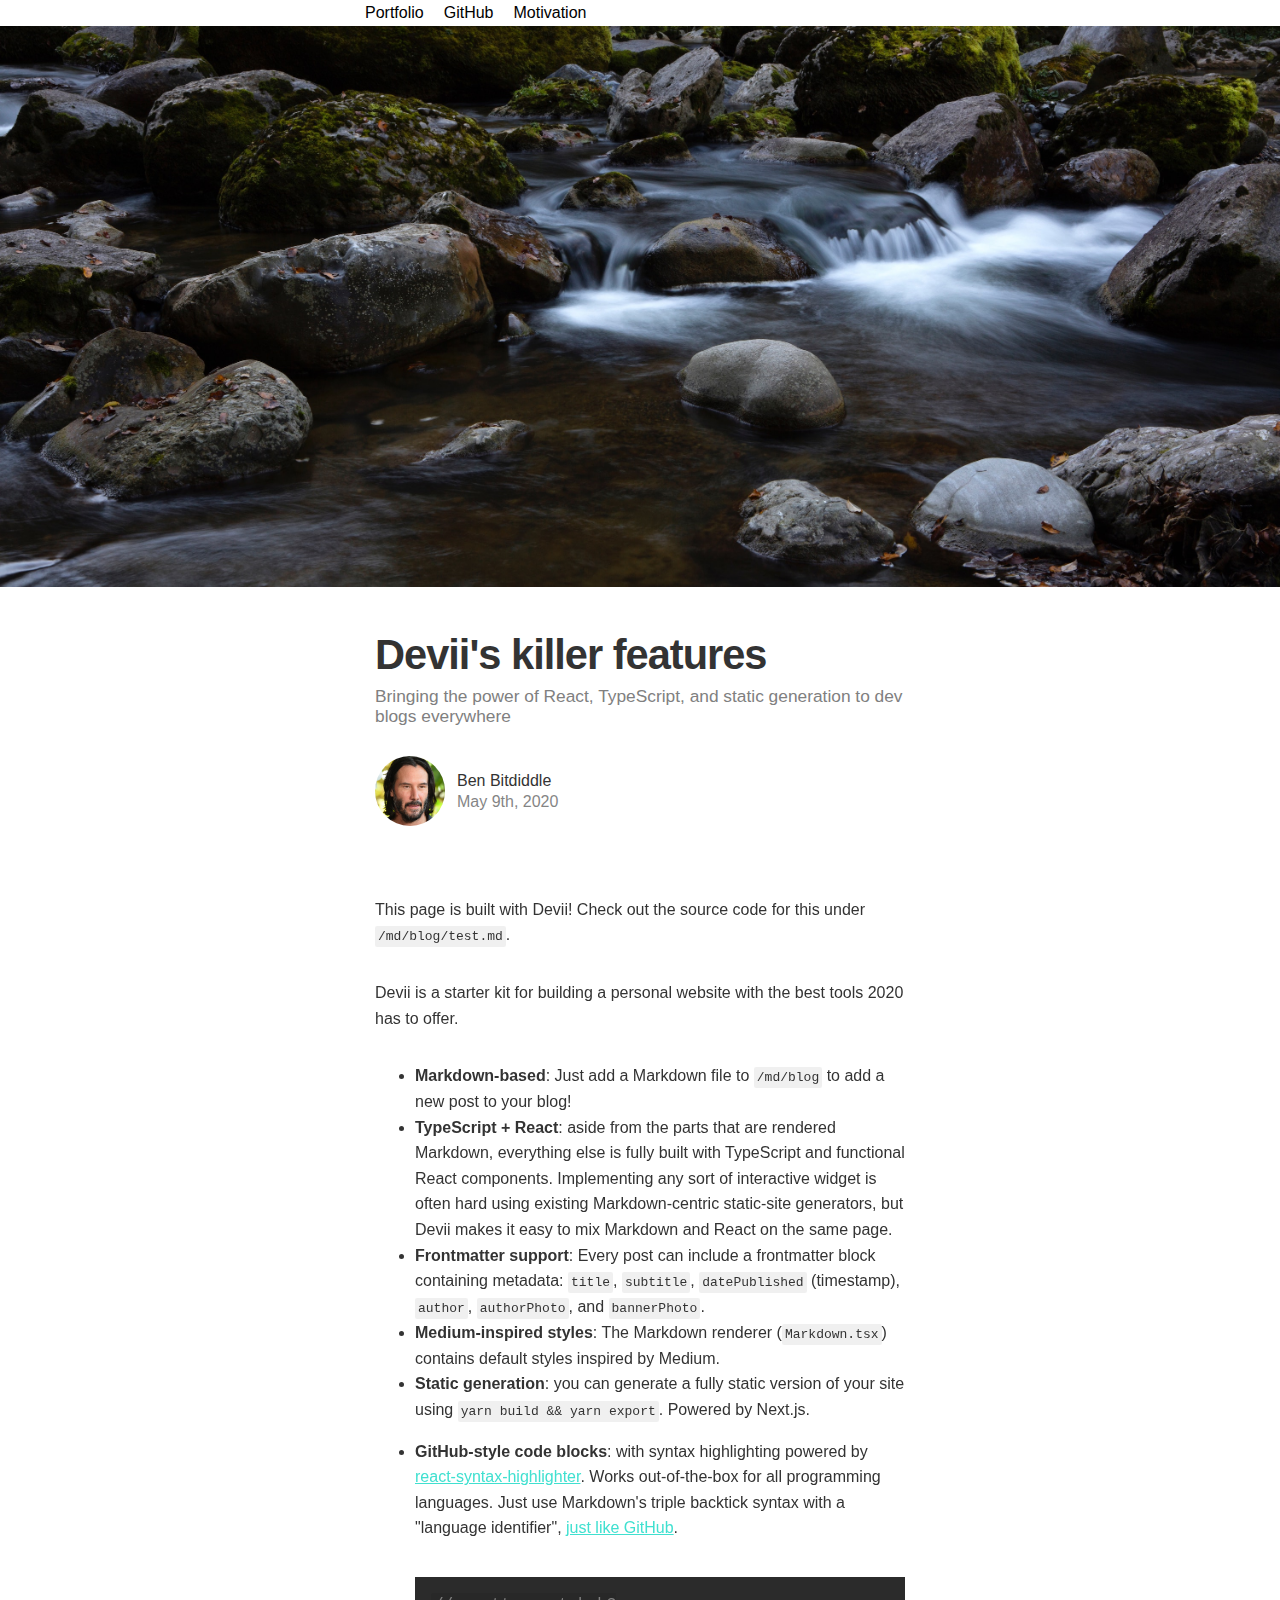
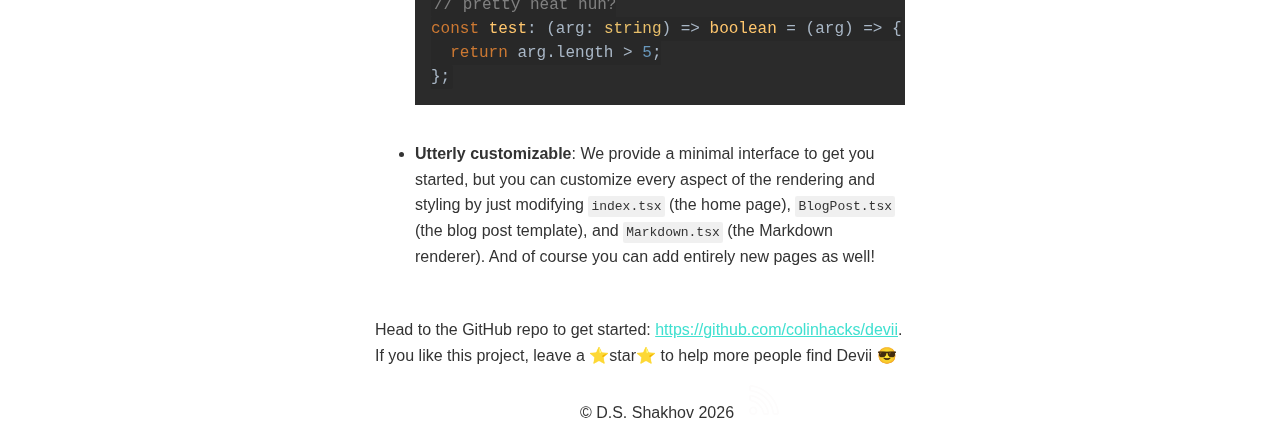
<file: blog/devii/index.html>
<!DOCTYPE html><html><head><meta name="viewport" content="width=device-width"/><meta charSet="utf-8"/><title>Devii&#x27;s killer features</title><meta name="copyright" content="Colin McDonnell"/><link rel="canonical" href="https://devii.dev/blog/devii"/><meta property="og:type" content="website"/><meta name="og:title" property="og:title" content="Devii&#x27;s killer features"/><meta property="og:site_name" content="Portfolio"/><meta property="og:url" content="https://devii.dev/blog/devii"/><meta name="twitter:card" content="summary"/><meta name="twitter:title" content="Devii&#x27;s killer features"/><meta name="twitter:site" content="@dshakhov0"/><meta name="twitter:creator" content="@dshakhov0"/><meta name="twitter:image" content="/img/brook.jpg"/><meta property="og:image" content="/img/brook.jpg"/><link rel="preload" href="/_next/static/css/f7614141bd6cd014cb1c.css" as="style"/><link rel="stylesheet" href="/_next/static/css/f7614141bd6cd014cb1c.css" data-n-g=""/><noscript data-n-css="true"></noscript><link rel="preload" href="/_next/static/chunks/main-1eabfbb79ee8fcffef53.js" as="script"/><link rel="preload" href="/_next/static/chunks/webpack-a5f855b0f31b93b05607.js" as="script"/><link rel="preload" href="/_next/static/chunks/framework.d6f4b26821e9a500fc3a.js" as="script"/><link rel="preload" href="/_next/static/chunks/commons.ccc87b86e3323d476a82.js" as="script"/><link rel="preload" href="/_next/static/chunks/f6078781a05fe1bcb0902d23dbbb2662c8d200b3.f7cda0bd2d5665ae4fb2.js" as="script"/><link rel="preload" href="/_next/static/chunks/pages/_app-9893fadc444a5e7c7a4f.js" as="script"/><link rel="preload" href="/_next/static/chunks/186ca7509c0b14394d714909ec1a3aae0377cba4.74a2756dffcdd5046270.js" as="script"/><link rel="preload" href="/_next/static/chunks/pages/blog/%5Bblog%5D-c4db560ecb87f8e9496c.js" as="script"/></head><body><div id="__next"><div class="container"><div class="content"><div class="introduction"> <div class="header"><a href="/">Portfolio</a><div class="space"></div><a href="https://github.com/nanaska123">GitHub</a><div class="space"></div><a href="/blog/the-ultimate-tech-stack">Motivation</a></div> </div></div><div class="blog-post"><img class="blog-post-image" src="/img/brook.jpg"/><div class="blog-post-title"><h1>Devii&#x27;s killer features</h1><h2>Bringing the power of React, TypeScript, and static generation to dev blogs everywhere</h2><br/><div class="author-container"><div class="author"><img src="/img/profile.jpg" class="author-image"/><div><p class="author-line"><span>Ben Bitdiddle</span></p><p class="author-line subtle">May 10th, 2020</p></div></div></div></div><div class="blog-post-content"><div style="width:100%" class="devii-markdown"><p>This page is built with Devii! Check out the source code for this under <code>/md/blog/test.md</code>.</p><p>Devii is a starter kit for building a personal website with the best tools 2020 has to offer.</p><ul><li><strong>Markdown-based</strong>: Just add a Markdown file to <code>/md/blog</code> to add a new post to your blog!</li><li><strong>TypeScript + React</strong>: aside from the parts that are rendered Markdown, everything else is fully built with TypeScript and functional React components. Implementing any sort of interactive widget is often hard using existing Markdown-centric static-site generators, but Devii makes it easy to mix Markdown and React on the same page.</li><li><strong>Frontmatter support</strong>: Every post can include a frontmatter block containing metadata: <code>title</code>, <code>subtitle</code>, <code>datePublished</code> (timestamp), <code>author</code>, <code>authorPhoto</code>, and <code>bannerPhoto</code>.</li><li><strong>Medium-inspired styles</strong>: The Markdown renderer (<code>Markdown.tsx</code>) contains default styles inspired by Medium.</li><li><strong>Static generation</strong>: you can generate a fully static version of your site using <code>yarn build &amp;&amp; yarn export</code>. Powered by Next.js.</li><li><p><strong>GitHub-style code blocks</strong>: with syntax highlighting powered by <a href="https://github.com/conorhastings/react-syntax-highlighter">react-syntax-highlighter</a>. Works out-of-the-box for all programming languages. Just use Markdown&#x27;s triple backtick syntax with a &quot;language identifier&quot;, <a href="https://help.github.com/en/github/writing-on-github/creating-and-highlighting-code-blocks">just like GitHub</a>.</p><pre style="color:#a9b7c6;font-family:Consolas, Monaco, &#x27;Andale Mono&#x27;, monospace;direction:ltr;text-align:left;white-space:pre;word-spacing:normal;word-break:normal;line-height:1.5;-moz-tab-size:4;-o-tab-size:4;tab-size:4;-webkit-hyphens:none;-moz-hyphens:none;-ms-hyphens:none;hyphens:none;padding:1em;margin:.5em 0;overflow:auto;background:#2b2b2b"><code style="color:#a9b7c6;font-family:Consolas, Monaco, &#x27;Andale Mono&#x27;, monospace;direction:ltr;text-align:left;white-space:pre;word-spacing:normal;word-break:normal;line-height:1.5;-moz-tab-size:4;-o-tab-size:4;tab-size:4;-webkit-hyphens:none;-moz-hyphens:none;-ms-hyphens:none;hyphens:none"><span class="token" style="color:#808080">// pretty neat huh?</span>
<span class="token" style="color:#cc7832">const</span> <span class="token function-variable" style="color:#ffc66d">test</span><span class="token" style="color:#a9b7c6">:</span> <span class="token" style="color:#a9b7c6">(</span><span class="token parameter">arg<span class="token" style="color:#a9b7c6">:</span> <span class="token" style="color:#e8bf6a">string</span></span><span class="token" style="color:#a9b7c6">)</span> <span class="token arrow" style="color:#a9b7c6">=&gt;</span> <span class="token function-variable" style="color:#ffc66d">boolean</span> <span class="token" style="color:#a9b7c6">=</span> <span class="token" style="color:#a9b7c6">(</span><span class="token parameter">arg</span><span class="token" style="color:#a9b7c6">)</span> <span class="token arrow" style="color:#a9b7c6">=&gt;</span> <span class="token" style="color:#a9b7c6">{</span>
  <span class="token" style="color:#cc7832">return</span> arg<span class="token" style="color:#a9b7c6">.</span><span class="token property-access">length</span> <span class="token" style="color:#a9b7c6">&gt;</span> <span class="token" style="color:#6897bb">5</span><span class="token" style="color:#a9b7c6">;</span>
<span class="token" style="color:#a9b7c6">}</span><span class="token" style="color:#a9b7c6">;</span></code></pre></li><li><p><strong>Utterly customizable</strong>: We provide a minimal interface to get you started, but you can customize every aspect of the rendering and styling by just modifying <code>index.tsx</code> (the home page), <code>BlogPost.tsx</code> (the blog post template), and <code>Markdown.tsx</code> (the Markdown renderer). And of course you can add entirely new pages as well!</p></li></ul><p>Head to the GitHub repo to get started: <a href="https://github.com/colinhacks/devii">https://github.com/colinhacks/devii</a>. If you like this project, leave a ⭐️star⭐️ to help more people find Devii 😎</p></div></div></div><div class="footer"><p>© D.S. Shakhov 2021</p><a href="/rss.xml"><img src="/img/rss-white.svg" alt="RSS Feed" height="30" width="30"/></a></div></div></div><script id="__NEXT_DATA__" type="application/json">{"props":{"pageProps":{"post":{"path":"blog/devii","title":"Devii's killer features","subtitle":"Bringing the power of React, TypeScript, and static generation to dev blogs everywhere","published":true,"datePublished":1589064522569,"tags":["Devii","Blogs"],"description":null,"canonicalUrl":"https://devii.dev/blog/devii","author":"Ben Bitdiddle","authorPhoto":"/img/profile.jpg","authorTwitter":null,"bannerPhoto":"/img/brook.jpg","thumbnailPhoto":"/img/brook.jpg","content":"\nThis page is built with Devii! Check out the source code for this under `/md/blog/test.md`.\n\nDevii is a starter kit for building a personal website with the best tools 2020 has to offer.\n\n- **Markdown-based**: Just add a Markdown file to `/md/blog` to add a new post to your blog!\n- **TypeScript + React**: aside from the parts that are rendered Markdown, everything else is fully built with TypeScript and functional React components. Implementing any sort of interactive widget is often hard using existing Markdown-centric static-site generators, but Devii makes it easy to mix Markdown and React on the same page.\n- **Frontmatter support**: Every post can include a frontmatter block containing metadata: `title`, `subtitle`, `datePublished` (timestamp), `author`, `authorPhoto`, and `bannerPhoto`.\n- **Medium-inspired styles**: The Markdown renderer (`Markdown.tsx`) contains default styles inspired by Medium.\n- **Static generation**: you can generate a fully static version of your site using `yarn build \u0026\u0026 yarn export`. Powered by Next.js.\n- **GitHub-style code blocks**: with syntax highlighting powered by [react-syntax-highlighter](https://github.com/conorhastings/react-syntax-highlighter). Works out-of-the-box for all programming languages. Just use Markdown's triple backtick syntax with a \"language identifier\", [just like GitHub](https://help.github.com/en/github/writing-on-github/creating-and-highlighting-code-blocks).\n\n  ```ts\n  // pretty neat huh?\n  const test: (arg: string) =\u003e boolean = (arg) =\u003e {\n    return arg.length \u003e 5;\n  };\n  ```\n\n- **Utterly customizable**: We provide a minimal interface to get you started, but you can customize every aspect of the rendering and styling by just modifying `index.tsx` (the home page), `BlogPost.tsx` (the blog post template), and `Markdown.tsx` (the Markdown renderer). And of course you can add entirely new pages as well!\n\nHead to the GitHub repo to get started: [https://github.com/colinhacks/devii](https://github.com/colinhacks/devii). If you like this project, leave a ⭐️star⭐️ to help more people find Devii 😎\n"}},"__N_SSG":true},"page":"/blog/[blog]","query":{"blog":"devii"},"buildId":"rE1A-8ExZKkdhcv0KfuwE","nextExport":false,"isFallback":false,"gsp":true,"head":[["meta",{"name":"viewport","content":"width=device-width"}],["meta",{"charSet":"utf-8"}],["title",{"children":"Devii's killer features"}],["meta",{"name":"copyright","content":"Colin McDonnell"}],["link",{"rel":"canonical","href":"https://devii.dev/blog/devii"}],["meta",{"property":"og:type","content":"website"}],["meta",{"name":"og:title","property":"og:title","content":"Devii's killer features"}],["meta",{"property":"og:site_name","content":"Portfolio"}],["meta",{"property":"og:url","content":"https://devii.dev/blog/devii"}],["meta",{"name":"twitter:card","content":"summary"}],["meta",{"name":"twitter:title","content":"Devii's killer features"}],["meta",{"name":"twitter:site","content":"@dshakhov0"}],["meta",{"name":"twitter:creator","content":"@dshakhov0"}],["meta",{"name":"twitter:image","content":"/img/brook.jpg"}],["meta",{"property":"og:image","content":"/img/brook.jpg"}]]}</script><script nomodule="" src="/_next/static/chunks/polyfills-bdcbb1f8fb342f6d0691.js"></script><script src="/_next/static/chunks/main-1eabfbb79ee8fcffef53.js" async=""></script><script src="/_next/static/chunks/webpack-a5f855b0f31b93b05607.js" async=""></script><script src="/_next/static/chunks/framework.d6f4b26821e9a500fc3a.js" async=""></script><script src="/_next/static/chunks/commons.ccc87b86e3323d476a82.js" async=""></script><script src="/_next/static/chunks/f6078781a05fe1bcb0902d23dbbb2662c8d200b3.f7cda0bd2d5665ae4fb2.js" async=""></script><script src="/_next/static/chunks/pages/_app-9893fadc444a5e7c7a4f.js" async=""></script><script src="/_next/static/chunks/186ca7509c0b14394d714909ec1a3aae0377cba4.74a2756dffcdd5046270.js" async=""></script><script src="/_next/static/chunks/pages/blog/%5Bblog%5D-c4db560ecb87f8e9496c.js" async=""></script><script src="/_next/static/rE1A-8ExZKkdhcv0KfuwE/_buildManifest.js" async=""></script><script src="/_next/static/rE1A-8ExZKkdhcv0KfuwE/_ssgManifest.js" async=""></script></body></html>
</file>
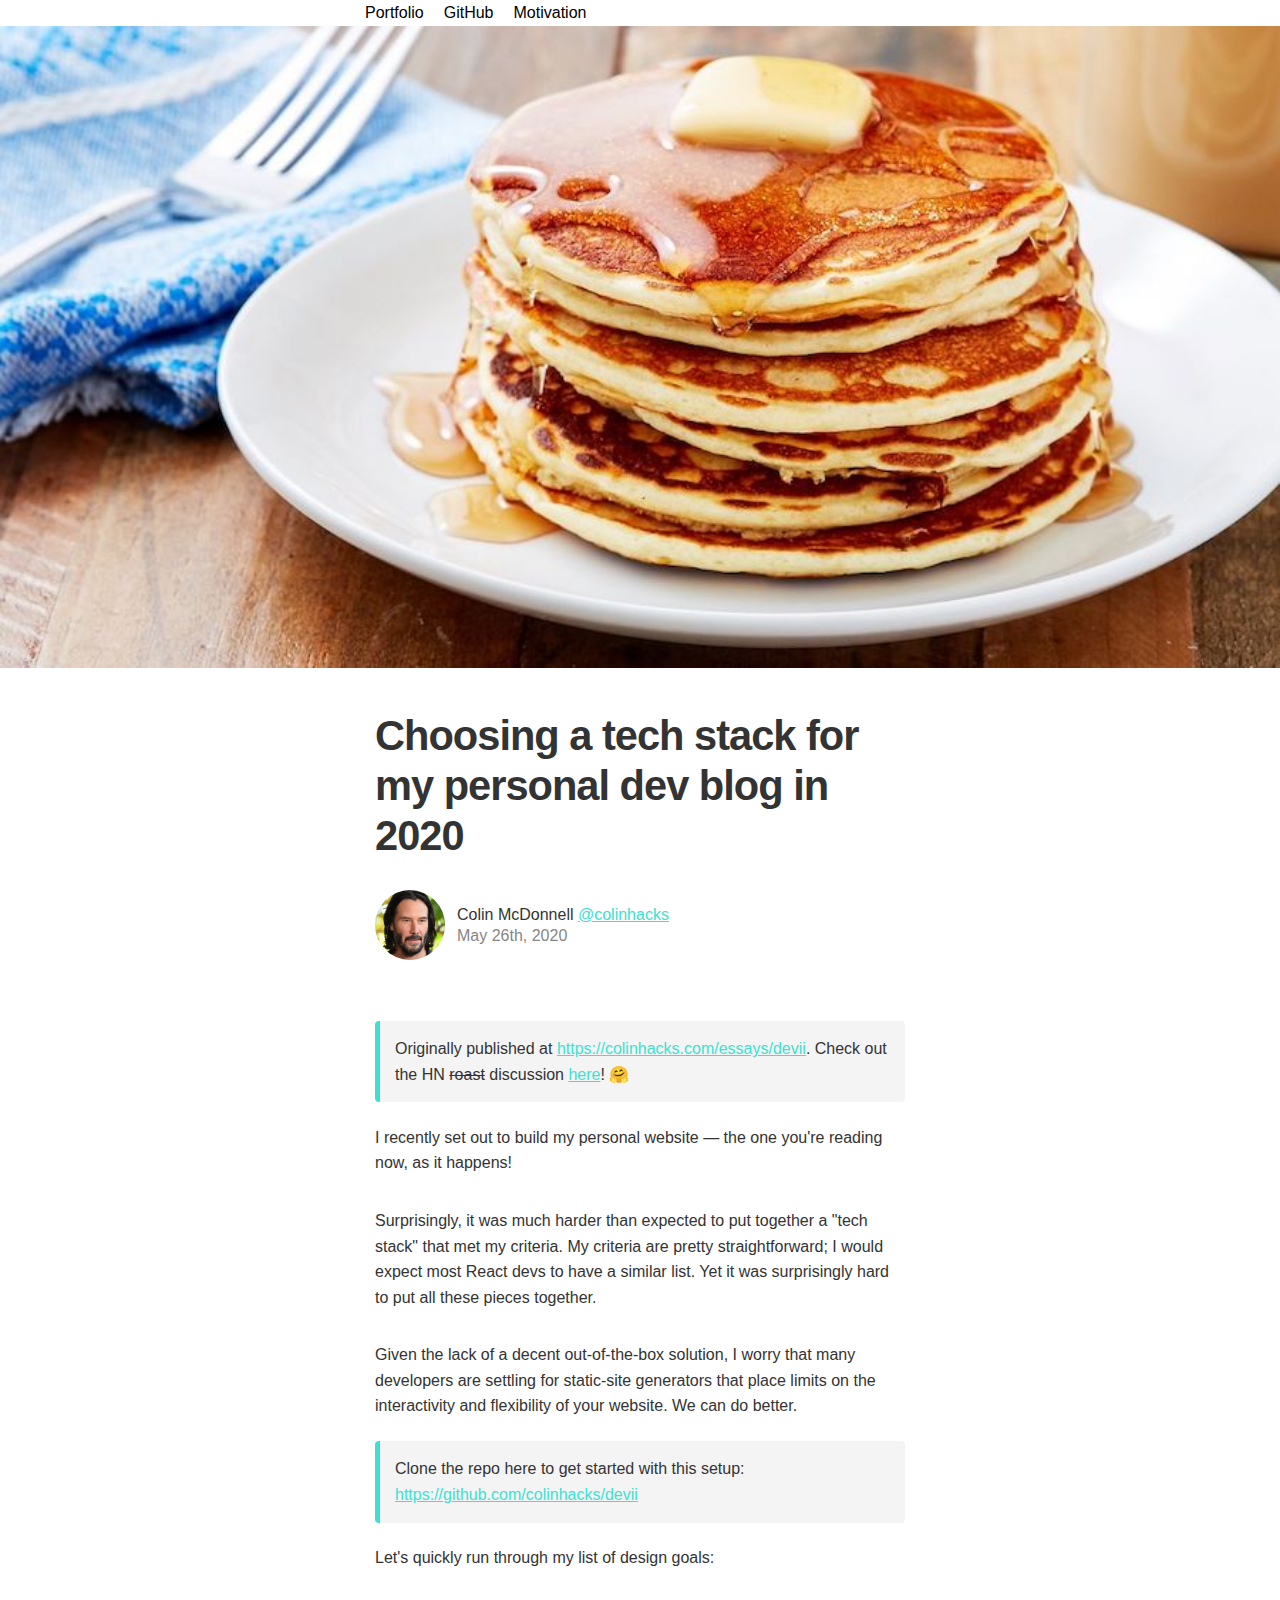
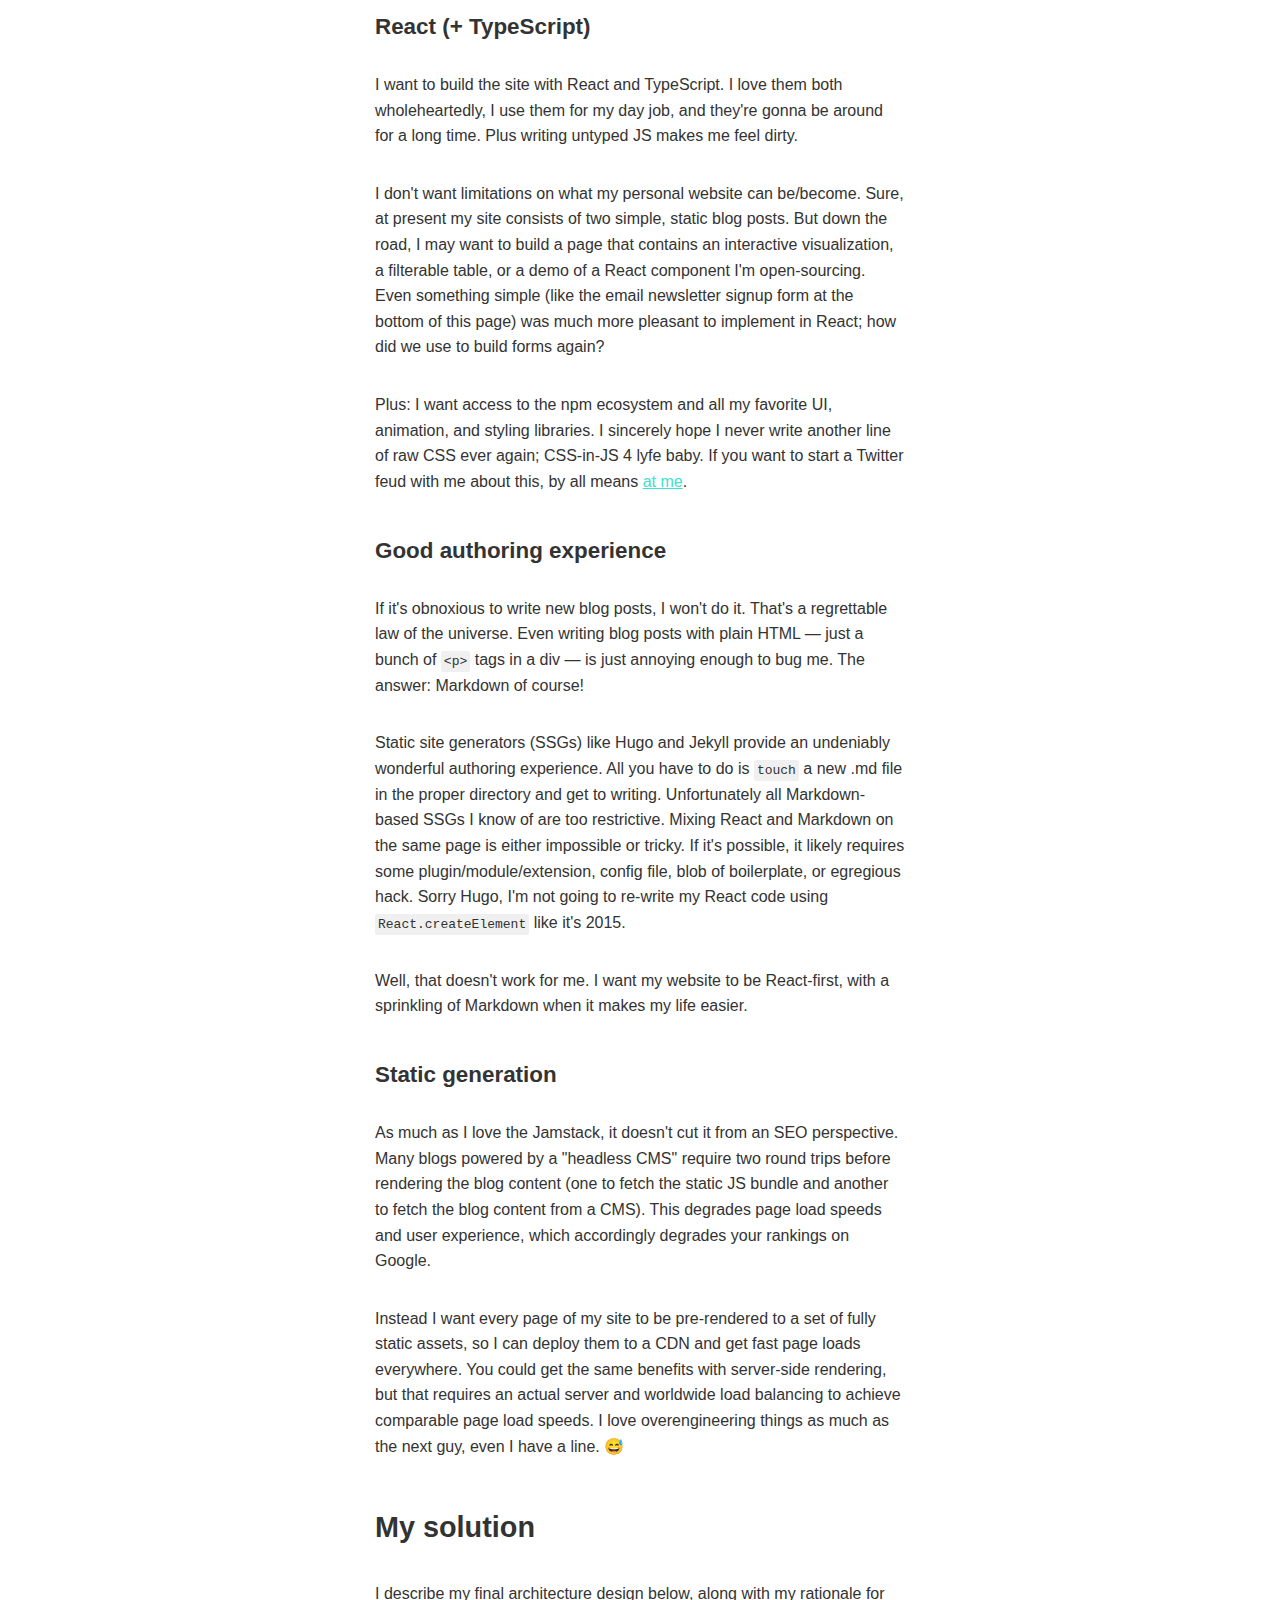
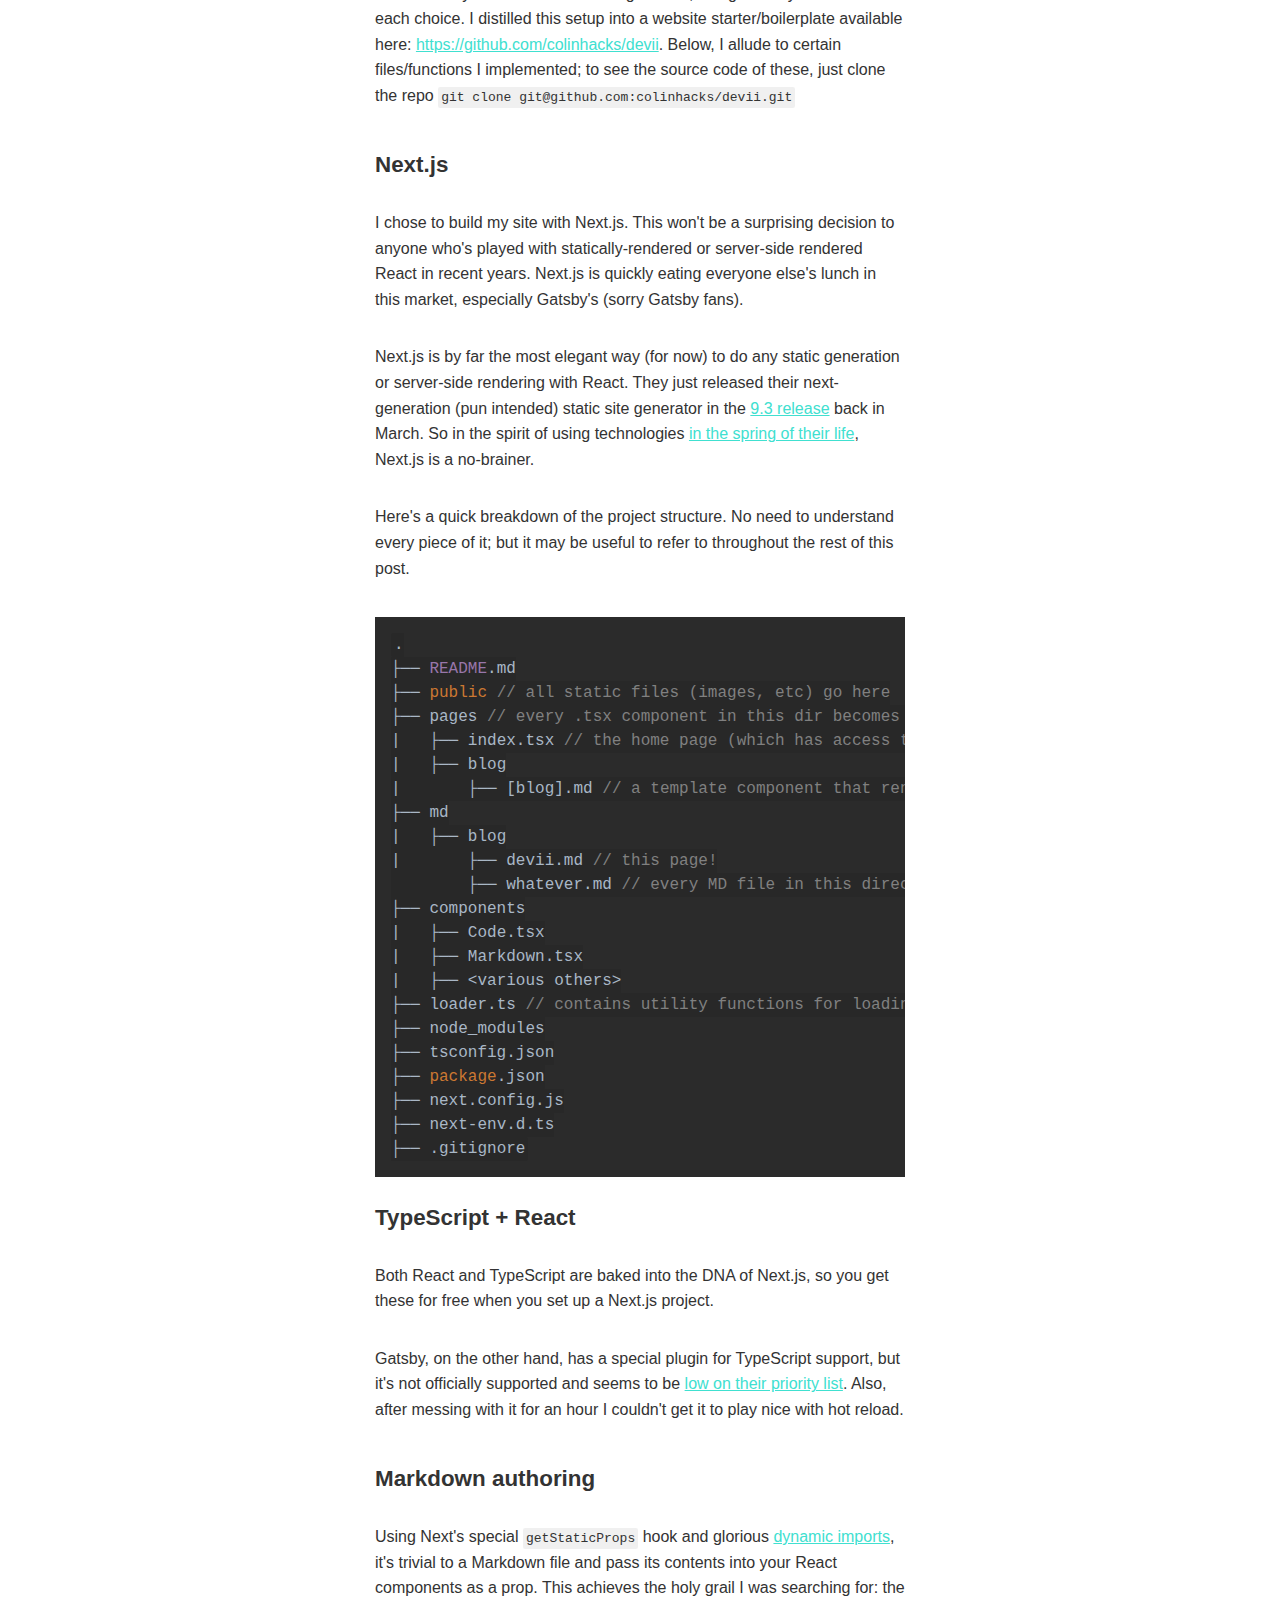
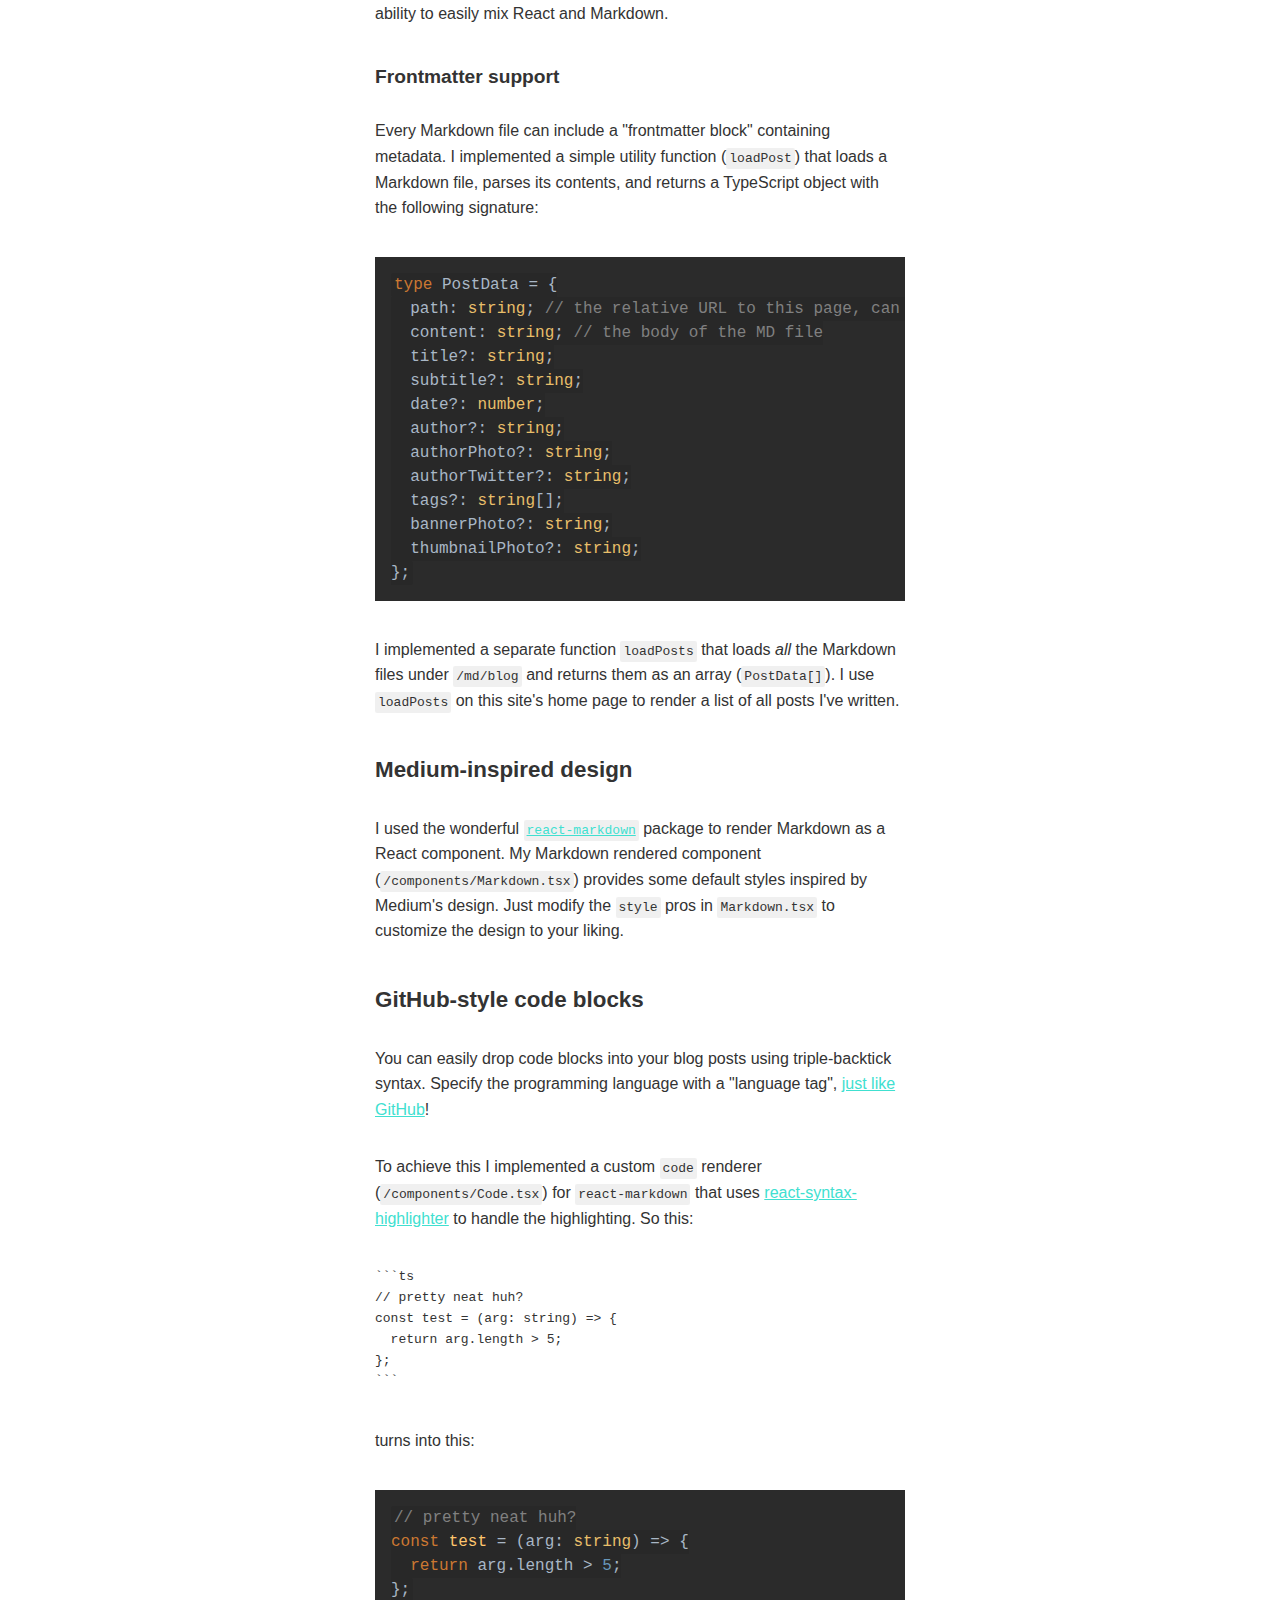
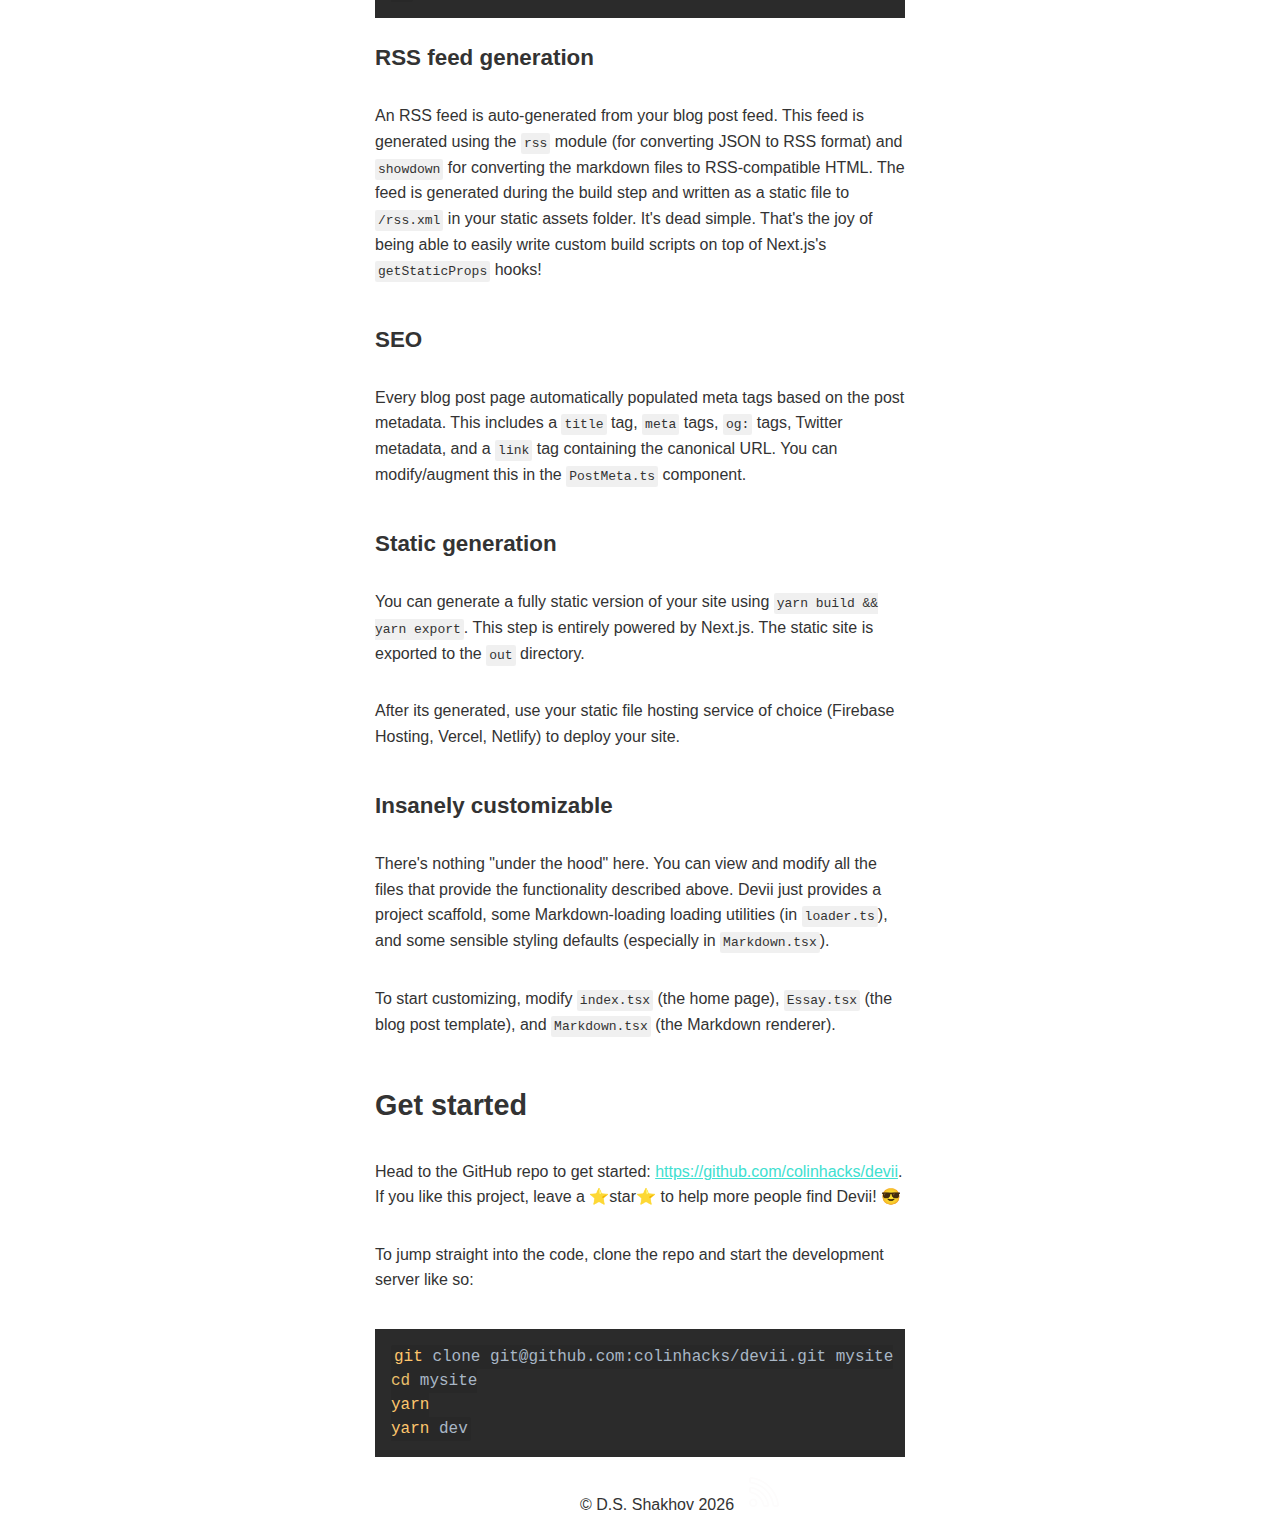
<file: blog/the-ultimate-tech-stack/index.html>
<!DOCTYPE html><html><head><meta name="viewport" content="width=device-width"/><meta charSet="utf-8"/><title>Choosing a tech stack for my personal dev blog in 2020</title><meta name="copyright" content="Colin McDonnell"/><link rel="canonical" href="https://colinhacks.com/essays/devii"/><meta property="og:type" content="website"/><meta name="og:title" property="og:title" content="Choosing a tech stack for my personal dev blog in 2020"/><meta property="og:site_name" content="Portfolio"/><meta property="og:url" content="https://colinhacks.com/essays/devii"/><meta name="twitter:card" content="summary"/><meta name="twitter:title" content="Choosing a tech stack for my personal dev blog in 2020"/><meta name="twitter:site" content="@dshakhov0"/><meta name="twitter:creator" content="@dshakhov0"/><meta name="twitter:image" content="/img/pancakes.jpeg"/><meta property="og:image" content="/img/pancakes.jpeg"/><link rel="preload" href="/_next/static/css/f7614141bd6cd014cb1c.css" as="style"/><link rel="stylesheet" href="/_next/static/css/f7614141bd6cd014cb1c.css" data-n-g=""/><noscript data-n-css="true"></noscript><link rel="preload" href="/_next/static/chunks/main-1eabfbb79ee8fcffef53.js" as="script"/><link rel="preload" href="/_next/static/chunks/webpack-a5f855b0f31b93b05607.js" as="script"/><link rel="preload" href="/_next/static/chunks/framework.d6f4b26821e9a500fc3a.js" as="script"/><link rel="preload" href="/_next/static/chunks/commons.ccc87b86e3323d476a82.js" as="script"/><link rel="preload" href="/_next/static/chunks/f6078781a05fe1bcb0902d23dbbb2662c8d200b3.f7cda0bd2d5665ae4fb2.js" as="script"/><link rel="preload" href="/_next/static/chunks/pages/_app-9893fadc444a5e7c7a4f.js" as="script"/><link rel="preload" href="/_next/static/chunks/186ca7509c0b14394d714909ec1a3aae0377cba4.74a2756dffcdd5046270.js" as="script"/><link rel="preload" href="/_next/static/chunks/pages/blog/%5Bblog%5D-c4db560ecb87f8e9496c.js" as="script"/></head><body><div id="__next"><div class="container"><div class="content"><div class="introduction"> <div class="header"><a href="/">Portfolio</a><div class="space"></div><a href="https://github.com/nanaska123">GitHub</a><div class="space"></div><a href="/blog/the-ultimate-tech-stack">Motivation</a></div> </div></div><div class="blog-post"><img class="blog-post-image" src="/img/pancakes.jpeg"/><div class="blog-post-title"><h1>Choosing a tech stack for my personal dev blog in 2020</h1><br/><div class="author-container"><div class="author"><img src="/img/profile.jpg" class="author-image"/><div><p class="author-line"><span>Colin McDonnell</span><span> <a href="https://twitter.com/colinhacks">@colinhacks</a> </span></p><p class="author-line subtle">May 26th, 2020</p></div></div></div></div><div class="blog-post-content"><div style="width:100%" class="devii-markdown"><blockquote><p>Originally published at <a href="https://colinhacks.com/essays/devii">https://colinhacks.com/essays/devii</a>. Check out the HN <del>roast</del> discussion <a href="https://news.ycombinator.com/item?id=23309002">here</a>! 🤗</p></blockquote><p>I recently set out to build my personal website — the one you&#x27;re reading now, as it happens!</p><p>Surprisingly, it was much harder than expected to put together a &quot;tech stack&quot; that met my criteria. My criteria are pretty straightforward; I would expect most React devs to have a similar list. Yet it was surprisingly hard to put all these pieces together.</p><p>Given the lack of a decent out-of-the-box solution, I worry that many developers are settling for static-site generators that place limits on the interactivity and flexibility of your website. We can do better.</p><blockquote><p>Clone the repo here to get started with this setup: <a href="https://github.com/colinhacks/devii">https://github.com/colinhacks/devii</a></p></blockquote><p>Let&#x27;s quickly run through my list of design goals:</p><h3>React (+ TypeScript)</h3><p>I want to build the site with React and TypeScript. I love them both wholeheartedly, I use them for my day job, and they&#x27;re gonna be around for a long time. Plus writing untyped JS makes me feel dirty.</p><p>I don&#x27;t want limitations on what my personal website can be/become. Sure, at present my site consists of two simple, static blog posts. But down the road, I may want to build a page that contains an interactive visualization, a filterable table, or a demo of a React component I&#x27;m open-sourcing. Even something simple (like the email newsletter signup form at the bottom of this page) was much more pleasant to implement in React; how did we use to build forms again?</p><p>Plus: I want access to the npm ecosystem and all my favorite UI, animation, and styling libraries. I sincerely hope I never write another line of raw CSS ever again; CSS-in-JS 4 lyfe baby. If you want to start a Twitter feud with me about this, by all means <a href="https://twitter.com/colinhacks">at me</a>.</p><h3>Good authoring experience</h3><p>If it&#x27;s obnoxious to write new blog posts, I won&#x27;t do it. That&#x27;s a regrettable law of the universe. Even writing blog posts with plain HTML — just a bunch of <code>&lt;p&gt;</code> tags in a div — is just annoying enough to bug me. The answer: Markdown of course!</p><p>Static site generators (SSGs) like Hugo and Jekyll provide an undeniably wonderful authoring experience. All you have to do is <code>touch</code> a new .md file in the proper directory and get to writing. Unfortunately all Markdown-based SSGs I know of are too restrictive. Mixing React and Markdown on the same page is either impossible or tricky. If it&#x27;s possible, it likely requires some plugin/module/extension, config file, blob of boilerplate, or egregious hack. Sorry Hugo, I&#x27;m not going to re-write my React code using <code>React.createElement</code> like it&#x27;s 2015.</p><p>Well, that doesn&#x27;t work for me. I want my website to be React-first, with a sprinkling of Markdown when it makes my life easier.</p><h3>Static generation</h3><p>As much as I love the Jamstack, it doesn&#x27;t cut it from an SEO perspective. Many blogs powered by a &quot;headless CMS&quot; require two round trips before rendering the blog content (one to fetch the static JS bundle and another to fetch the blog content from a CMS). This degrades page load speeds and user experience, which accordingly degrades your rankings on Google.</p><p>Instead I want every page of my site to be pre-rendered to a set of fully static assets, so I can deploy them to a CDN and get fast page loads everywhere. You could get the same benefits with server-side rendering, but that requires an actual server and worldwide load balancing to achieve comparable page load speeds. I love overengineering things as much as the next guy, even I have a line. 😅</p><h2>My solution</h2><p>I describe my final architecture design below, along with my rationale for each choice. I distilled this setup into a website starter/boilerplate available here: <a href="https://github.com/colinhacks/devii">https://github.com/colinhacks/devii</a>. Below, I allude to certain files/functions I implemented; to see the source code of these, just clone the repo <code>git clone git@github.com:colinhacks/devii.git</code></p><h3>Next.js</h3><p>I chose to build my site with Next.js. This won&#x27;t be a surprising decision to anyone who&#x27;s played with statically-rendered or server-side rendered React in recent years. Next.js is quickly eating everyone else&#x27;s lunch in this market, especially Gatsby&#x27;s (sorry Gatsby fans).</p><p>Next.js is by far the most elegant way (for now) to do any static generation or server-side rendering with React. They just released their next-generation (pun intended) static site generator in the <a href="https://nextjs.org/blog/next-9-3">9.3 release</a> back in March. So in the spirit of using technologies <a href="https://www.youtube.com/watch?v=eBAX8MbRYFA">in the spring of their life</a>, Next.js is a no-brainer.</p><p>Here&#x27;s a quick breakdown of the project structure. No need to understand every piece of it; but it may be useful to refer to throughout the rest of this post.</p><pre style="color:#a9b7c6;font-family:Consolas, Monaco, &#x27;Andale Mono&#x27;, monospace;direction:ltr;text-align:left;white-space:pre;word-spacing:normal;word-break:normal;line-height:1.5;-moz-tab-size:4;-o-tab-size:4;tab-size:4;-webkit-hyphens:none;-moz-hyphens:none;-ms-hyphens:none;hyphens:none;padding:1em;margin:.5em 0;overflow:auto;background:#2b2b2b"><code style="color:#a9b7c6;font-family:Consolas, Monaco, &#x27;Andale Mono&#x27;, monospace;direction:ltr;text-align:left;white-space:pre;word-spacing:normal;word-break:normal;line-height:1.5;-moz-tab-size:4;-o-tab-size:4;tab-size:4;-webkit-hyphens:none;-moz-hyphens:none;-ms-hyphens:none;hyphens:none"><span class="token" style="color:#a9b7c6">.</span>
<span class="token property-access">├──</span> <span class="token" style="color:#9876aa">README</span><span class="token" style="color:#a9b7c6">.</span><span class="token property-access">md</span>
├── <span class="token" style="color:#cc7832">public</span> <span class="token" style="color:#808080">// all static files (images, etc) go here</span>
├── pages <span class="token" style="color:#808080">// every .tsx component in this dir becomes a page of the final site</span>
<span class="token" style="color:#a9b7c6">|</span>   ├── index<span class="token" style="color:#a9b7c6">.</span><span class="token property-access">tsx</span> <span class="token" style="color:#808080">// the home page (which has access to the list of all blog posts)</span>
<span class="token" style="color:#a9b7c6">|</span>   ├── blog
<span class="token" style="color:#a9b7c6">|</span>       ├── <span class="token" style="color:#a9b7c6">[</span>blog<span class="token" style="color:#a9b7c6">]</span><span class="token" style="color:#a9b7c6">.</span><span class="token property-access">md</span> <span class="token" style="color:#808080">// a template component that renders the blog posts under `/md/blog`</span>
├── md
<span class="token" style="color:#a9b7c6">|</span>   ├── blog
<span class="token" style="color:#a9b7c6">|</span>       ├── devii<span class="token" style="color:#a9b7c6">.</span><span class="token property-access">md</span> <span class="token" style="color:#808080">// this page!</span>
        ├── whatever<span class="token" style="color:#a9b7c6">.</span><span class="token property-access">md</span> <span class="token" style="color:#808080">// every MD file in this directory becomes a blog post</span>
├── components
<span class="token" style="color:#a9b7c6">|</span>   ├── <span class="token maybe-class-name">Code</span><span class="token" style="color:#a9b7c6">.</span><span class="token property-access">tsx</span>
<span class="token" style="color:#a9b7c6">|</span>   ├── <span class="token maybe-class-name">Markdown</span><span class="token" style="color:#a9b7c6">.</span><span class="token property-access">tsx</span>
<span class="token" style="color:#a9b7c6">|</span>   ├── <span class="token" style="color:#a9b7c6">&lt;</span>various others<span class="token" style="color:#a9b7c6">&gt;</span>
├── loader<span class="token" style="color:#a9b7c6">.</span><span class="token property-access">ts</span> <span class="token" style="color:#808080">// contains utility functions for loading/parsing Markdown</span>
├── node_modules
├── tsconfig<span class="token" style="color:#a9b7c6">.</span><span class="token property-access">json</span>
├── <span class="token" style="color:#cc7832">package</span><span class="token" style="color:#a9b7c6">.</span><span class="token property-access">json</span>
├── next<span class="token" style="color:#a9b7c6">.</span><span class="token property-access">config</span><span class="token" style="color:#a9b7c6">.</span><span class="token property-access">js</span>
├── next<span class="token" style="color:#a9b7c6">-</span>env<span class="token" style="color:#a9b7c6">.</span><span class="token property-access">d</span><span class="token" style="color:#a9b7c6">.</span><span class="token property-access">ts</span>
├── <span class="token" style="color:#a9b7c6">.</span><span class="token property-access">gitignore</span></code></pre><h3>TypeScript + React</h3><p>Both React and TypeScript are baked into the DNA of Next.js, so you get these for free when you set up a Next.js project.</p><p>Gatsby, on the other hand, has a special plugin for TypeScript support, but it&#x27;s not officially supported and seems to be <a href="https://github.com/gatsbyjs/gatsby/issues/18983">low on their priority list</a>. Also, after messing with it for an hour I couldn&#x27;t get it to play nice with hot reload.</p><h3>Markdown authoring</h3><p>Using Next&#x27;s special <code>getStaticProps</code> hook and glorious <a href="https://nextjs.org/docs/advanced-features/dynamic-import#with-no-ssr">dynamic imports</a>, it&#x27;s trivial to a Markdown file and pass its contents into your React components as a prop. This achieves the holy grail I was searching for: the ability to easily mix React and Markdown.</p><h4>Frontmatter support</h4><p>Every Markdown file can include a &quot;frontmatter block&quot; containing metadata. I implemented a simple utility function (<code>loadPost</code>) that loads a Markdown file, parses its contents, and returns a TypeScript object with the following signature:</p><pre style="color:#a9b7c6;font-family:Consolas, Monaco, &#x27;Andale Mono&#x27;, monospace;direction:ltr;text-align:left;white-space:pre;word-spacing:normal;word-break:normal;line-height:1.5;-moz-tab-size:4;-o-tab-size:4;tab-size:4;-webkit-hyphens:none;-moz-hyphens:none;-ms-hyphens:none;hyphens:none;padding:1em;margin:.5em 0;overflow:auto;background:#2b2b2b"><code style="color:#a9b7c6;font-family:Consolas, Monaco, &#x27;Andale Mono&#x27;, monospace;direction:ltr;text-align:left;white-space:pre;word-spacing:normal;word-break:normal;line-height:1.5;-moz-tab-size:4;-o-tab-size:4;tab-size:4;-webkit-hyphens:none;-moz-hyphens:none;-ms-hyphens:none;hyphens:none"><span class="token" style="color:#cc7832">type</span> <span class="token maybe-class-name">PostData</span> <span class="token" style="color:#a9b7c6">=</span> <span class="token" style="color:#a9b7c6">{</span>
  path<span class="token" style="color:#a9b7c6">:</span> <span class="token" style="color:#e8bf6a">string</span><span class="token" style="color:#a9b7c6">;</span> <span class="token" style="color:#808080">// the relative URL to this page, can be used as an href</span>
  content<span class="token" style="color:#a9b7c6">:</span> <span class="token" style="color:#e8bf6a">string</span><span class="token" style="color:#a9b7c6">;</span> <span class="token" style="color:#808080">// the body of the MD file</span>
  title<span class="token" style="color:#a9b7c6">?</span><span class="token" style="color:#a9b7c6">:</span> <span class="token" style="color:#e8bf6a">string</span><span class="token" style="color:#a9b7c6">;</span>
  subtitle<span class="token" style="color:#a9b7c6">?</span><span class="token" style="color:#a9b7c6">:</span> <span class="token" style="color:#e8bf6a">string</span><span class="token" style="color:#a9b7c6">;</span>
  date<span class="token" style="color:#a9b7c6">?</span><span class="token" style="color:#a9b7c6">:</span> <span class="token" style="color:#e8bf6a">number</span><span class="token" style="color:#a9b7c6">;</span>
  author<span class="token" style="color:#a9b7c6">?</span><span class="token" style="color:#a9b7c6">:</span> <span class="token" style="color:#e8bf6a">string</span><span class="token" style="color:#a9b7c6">;</span>
  authorPhoto<span class="token" style="color:#a9b7c6">?</span><span class="token" style="color:#a9b7c6">:</span> <span class="token" style="color:#e8bf6a">string</span><span class="token" style="color:#a9b7c6">;</span>
  authorTwitter<span class="token" style="color:#a9b7c6">?</span><span class="token" style="color:#a9b7c6">:</span> <span class="token" style="color:#e8bf6a">string</span><span class="token" style="color:#a9b7c6">;</span>
  tags<span class="token" style="color:#a9b7c6">?</span><span class="token" style="color:#a9b7c6">:</span> <span class="token" style="color:#e8bf6a">string</span><span class="token" style="color:#a9b7c6">[</span><span class="token" style="color:#a9b7c6">]</span><span class="token" style="color:#a9b7c6">;</span>
  bannerPhoto<span class="token" style="color:#a9b7c6">?</span><span class="token" style="color:#a9b7c6">:</span> <span class="token" style="color:#e8bf6a">string</span><span class="token" style="color:#a9b7c6">;</span>
  thumbnailPhoto<span class="token" style="color:#a9b7c6">?</span><span class="token" style="color:#a9b7c6">:</span> <span class="token" style="color:#e8bf6a">string</span><span class="token" style="color:#a9b7c6">;</span>
<span class="token" style="color:#a9b7c6">}</span><span class="token" style="color:#a9b7c6">;</span></code></pre><p>I implemented a separate function <code>loadPosts</code> that loads <em>all</em> the Markdown files under <code>/md/blog</code> and returns them as an array (<code>PostData[]</code>). I use <code>loadPosts</code> on this site&#x27;s home page to render a list of all posts I&#x27;ve written.</p><h3>Medium-inspired design</h3><p>I used the wonderful <a href="https://github.com/rexxars/react-markdown"><code>react-markdown</code></a> package to render Markdown as a React component. My Markdown rendered component (<code>/components/Markdown.tsx</code>) provides some default styles inspired by Medium&#x27;s design. Just modify the <code>style</code> pros in <code>Markdown.tsx</code> to customize the design to your liking.</p><h3>GitHub-style code blocks</h3><p>You can easily drop code blocks into your blog posts using triple-backtick syntax. Specify the programming language with a &quot;language tag&quot;, <a href="https://help.github.com/en/github/writing-on-github/creating-and-highlighting-code-blocks">just like GitHub</a>!</p><p>To achieve this I implemented a custom <code>code</code> renderer (<code>/components/Code.tsx</code>) for <code>react-markdown</code> that uses <a href="https://github.com/conorhastings/react-syntax-highlighter#readme">react-syntax-highlighter</a> to handle the highlighting. So this:</p><div><pre>
```ts
// pretty neat huh?
const test = (arg: string) => {
  return arg.length > 5;
};
```</pre></div><p>turns into this:</p><pre style="color:#a9b7c6;font-family:Consolas, Monaco, &#x27;Andale Mono&#x27;, monospace;direction:ltr;text-align:left;white-space:pre;word-spacing:normal;word-break:normal;line-height:1.5;-moz-tab-size:4;-o-tab-size:4;tab-size:4;-webkit-hyphens:none;-moz-hyphens:none;-ms-hyphens:none;hyphens:none;padding:1em;margin:.5em 0;overflow:auto;background:#2b2b2b"><code style="color:#a9b7c6;font-family:Consolas, Monaco, &#x27;Andale Mono&#x27;, monospace;direction:ltr;text-align:left;white-space:pre;word-spacing:normal;word-break:normal;line-height:1.5;-moz-tab-size:4;-o-tab-size:4;tab-size:4;-webkit-hyphens:none;-moz-hyphens:none;-ms-hyphens:none;hyphens:none"><span class="token" style="color:#808080">// pretty neat huh?</span>
<span class="token" style="color:#cc7832">const</span> <span class="token function-variable" style="color:#ffc66d">test</span> <span class="token" style="color:#a9b7c6">=</span> <span class="token" style="color:#a9b7c6">(</span><span class="token parameter">arg<span class="token" style="color:#a9b7c6">:</span> <span class="token" style="color:#e8bf6a">string</span></span><span class="token" style="color:#a9b7c6">)</span> <span class="token arrow" style="color:#a9b7c6">=&gt;</span> <span class="token" style="color:#a9b7c6">{</span>
  <span class="token" style="color:#cc7832">return</span> arg<span class="token" style="color:#a9b7c6">.</span><span class="token property-access">length</span> <span class="token" style="color:#a9b7c6">&gt;</span> <span class="token" style="color:#6897bb">5</span><span class="token" style="color:#a9b7c6">;</span>
<span class="token" style="color:#a9b7c6">}</span><span class="token" style="color:#a9b7c6">;</span></code></pre><h3>RSS feed generation</h3><p>An RSS feed is auto-generated from your blog post feed. This feed is generated using the <code>rss</code> module (for converting JSON to RSS format) and <code>showdown</code> for converting the markdown files to RSS-compatible HTML. The feed is generated during the build step and written as a static file to <code>/rss.xml</code> in your static assets folder. It&#x27;s dead simple. That&#x27;s the joy of being able to easily write custom build scripts on top of Next.js&#x27;s <code>getStaticProps</code> hooks!</p><h3>SEO</h3><p>Every blog post page automatically populated meta tags based on the post metadata. This includes a <code>title</code> tag, <code>meta</code> tags, <code>og:</code> tags, Twitter metadata, and a <code>link</code> tag containing the canonical URL. You can modify/augment this in the <code>PostMeta.ts</code> component.</p><h3>Static generation</h3><p>You can generate a fully static version of your site using <code>yarn build &amp;&amp; yarn export</code>. This step is entirely powered by Next.js. The static site is exported to the <code>out</code> directory.</p><p>After its generated, use your static file hosting service of choice (Firebase Hosting, Vercel, Netlify) to deploy your site.</p><h3>Insanely customizable</h3><p>There&#x27;s nothing &quot;under the hood&quot; here. You can view and modify all the files that provide the functionality described above. Devii just provides a project scaffold, some Markdown-loading loading utilities (in <code>loader.ts</code>), and some sensible styling defaults (especially in <code>Markdown.tsx</code>).</p><p>To start customizing, modify <code>index.tsx</code> (the home page), <code>Essay.tsx</code> (the blog post template), and <code>Markdown.tsx</code> (the Markdown renderer).</p><h2>Get started</h2><p>Head to the GitHub repo to get started: <a href="https://github.com/colinhacks/devii">https://github.com/colinhacks/devii</a>. If you like this project, leave a ⭐️star⭐️ to help more people find Devii! 😎</p><p>To jump straight into the code, clone the repo and start the development server like so:</p><pre style="color:#a9b7c6;font-family:Consolas, Monaco, &#x27;Andale Mono&#x27;, monospace;direction:ltr;text-align:left;white-space:pre;word-spacing:normal;word-break:normal;line-height:1.5;-moz-tab-size:4;-o-tab-size:4;tab-size:4;-webkit-hyphens:none;-moz-hyphens:none;-ms-hyphens:none;hyphens:none;padding:1em;margin:.5em 0;overflow:auto;background:#2b2b2b"><code style="color:#a9b7c6;font-family:Consolas, Monaco, &#x27;Andale Mono&#x27;, monospace;direction:ltr;text-align:left;white-space:pre;word-spacing:normal;word-break:normal;line-height:1.5;-moz-tab-size:4;-o-tab-size:4;tab-size:4;-webkit-hyphens:none;-moz-hyphens:none;-ms-hyphens:none;hyphens:none"><span class="token" style="color:#ffc66d">git</span> clone git@github.com:colinhacks/devii.git mysite
<span class="token class-name" style="color:#e8bf6a">cd</span> mysite
<span class="token" style="color:#ffc66d">yarn</span>
<span class="token" style="color:#ffc66d">yarn</span> dev</code></pre></div></div></div><div class="footer"><p>© D.S. Shakhov 2021</p><a href="/rss.xml"><img src="/img/rss-white.svg" alt="RSS Feed" height="30" width="30"/></a></div></div></div><script id="__NEXT_DATA__" type="application/json">{"props":{"pageProps":{"post":{"path":"blog/the-ultimate-tech-stack","title":"Choosing a tech stack for my personal dev blog in 2020","subtitle":null,"published":true,"datePublished":1590463136775,"tags":["Static Site Generators","React","Next.js"],"description":null,"canonicalUrl":"https://colinhacks.com/essays/devii","author":"Colin McDonnell","authorPhoto":"/img/profile.jpg","authorTwitter":"colinhacks","bannerPhoto":"/img/pancakes.jpeg","thumbnailPhoto":"/img/pancakes_thumb.jpeg","content":"\n\u003e Originally published at [https://colinhacks.com/essays/devii](https://colinhacks.com/essays/devii). Check out the HN \u003cdel\u003eroast\u003c/del\u003e discussion \u003ca href=\"https://news.ycombinator.com/item?id=23309002\"\u003ehere\u003c/a\u003e! 🤗\n\nI recently set out to build my personal website — the one you're reading now, as it happens!\n\nSurprisingly, it was much harder than expected to put together a \"tech stack\" that met my criteria. My criteria are pretty straightforward; I would expect most React devs to have a similar list. Yet it was surprisingly hard to put all these pieces together.\n\nGiven the lack of a decent out-of-the-box solution, I worry that many developers are settling for static-site generators that place limits on the interactivity and flexibility of your website. We can do better.\n\n\u003e Clone the repo here to get started with this setup: https://github.com/colinhacks/devii\n\nLet's quickly run through my list of design goals:\n\n### React (+ TypeScript)\n\nI want to build the site with React and TypeScript. I love them both wholeheartedly, I use them for my day job, and they're gonna be around for a long time. Plus writing untyped JS makes me feel dirty.\n\nI don't want limitations on what my personal website can be/become. Sure, at present my site consists of two simple, static blog posts. But down the road, I may want to build a page that contains an interactive visualization, a filterable table, or a demo of a React component I'm open-sourcing. Even something simple (like the email newsletter signup form at the bottom of this page) was much more pleasant to implement in React; how did we use to build forms again?\n\nPlus: I want access to the npm ecosystem and all my favorite UI, animation, and styling libraries. I sincerely hope I never write another line of raw CSS ever again; CSS-in-JS 4 lyfe baby. If you want to start a Twitter feud with me about this, by all means [at me](https://twitter.com/colinhacks).\n\n### Good authoring experience\n\nIf it's obnoxious to write new blog posts, I won't do it. That's a regrettable law of the universe. Even writing blog posts with plain HTML — just a bunch of `\u003cp\u003e` tags in a div — is just annoying enough to bug me. The answer: Markdown of course!\n\nStatic site generators (SSGs) like Hugo and Jekyll provide an undeniably wonderful authoring experience. All you have to do is `touch` a new .md file in the proper directory and get to writing. Unfortunately all Markdown-based SSGs I know of are too restrictive. Mixing React and Markdown on the same page is either impossible or tricky. If it's possible, it likely requires some plugin/module/extension, config file, blob of boilerplate, or egregious hack. Sorry Hugo, I'm not going to re-write my React code using `React.createElement` like it's 2015.\n\nWell, that doesn't work for me. I want my website to be React-first, with a sprinkling of Markdown when it makes my life easier.\n\n### Static generation\n\nAs much as I love the Jamstack, it doesn't cut it from an SEO perspective. Many blogs powered by a \"headless CMS\" require two round trips before rendering the blog content (one to fetch the static JS bundle and another to fetch the blog content from a CMS). This degrades page load speeds and user experience, which accordingly degrades your rankings on Google.\n\nInstead I want every page of my site to be pre-rendered to a set of fully static assets, so I can deploy them to a CDN and get fast page loads everywhere. You could get the same benefits with server-side rendering, but that requires an actual server and worldwide load balancing to achieve comparable page load speeds. I love overengineering things as much as the next guy, even I have a line. 😅\n\n## My solution\n\nI describe my final architecture design below, along with my rationale for each choice. I distilled this setup into a website starter/boilerplate available here: https://github.com/colinhacks/devii. Below, I allude to certain files/functions I implemented; to see the source code of these, just clone the repo `git clone git@github.com:colinhacks/devii.git`\n\n### Next.js\n\nI chose to build my site with Next.js. This won't be a surprising decision to anyone who's played with statically-rendered or server-side rendered React in recent years. Next.js is quickly eating everyone else's lunch in this market, especially Gatsby's (sorry Gatsby fans).\n\nNext.js is by far the most elegant way (for now) to do any static generation or server-side rendering with React. They just released their next-generation (pun intended) static site generator in the [9.3 release](https://nextjs.org/blog/next-9-3) back in March. So in the spirit of using technologies [in the spring of their life](https://www.youtube.com/watch?v=eBAX8MbRYFA), Next.js is a no-brainer.\n\nHere's a quick breakdown of the project structure. No need to understand every piece of it; but it may be useful to refer to throughout the rest of this post.\n\n```\n.\n├── README.md\n├── public // all static files (images, etc) go here\n├── pages // every .tsx component in this dir becomes a page of the final site\n|   ├── index.tsx // the home page (which has access to the list of all blog posts)\n|   ├── blog\n|       ├── [blog].md // a template component that renders the blog posts under `/md/blog`\n├── md\n|   ├── blog\n|       ├── devii.md // this page!\n        ├── whatever.md // every MD file in this directory becomes a blog post\n├── components\n|   ├── Code.tsx\n|   ├── Markdown.tsx\n|   ├── \u003cvarious others\u003e\n├── loader.ts // contains utility functions for loading/parsing Markdown\n├── node_modules\n├── tsconfig.json\n├── package.json\n├── next.config.js\n├── next-env.d.ts\n├── .gitignore\n```\n\n\u003c!-- Check out the Next.js documentation [here](https://nextjs.org/docs) to make sure it's the right choice for your project. --\u003e\n\n### TypeScript + React\n\nBoth React and TypeScript are baked into the DNA of Next.js, so you get these for free when you set up a Next.js project.\n\nGatsby, on the other hand, has a special plugin for TypeScript support, but it's not officially supported and seems to be [low on their priority list](https://github.com/gatsbyjs/gatsby/issues/18983). Also, after messing with it for an hour I couldn't get it to play nice with hot reload.\n\n### Markdown authoring\n\nUsing Next's special `getStaticProps` hook and glorious [dynamic imports](https://nextjs.org/docs/advanced-features/dynamic-import#with-no-ssr), it's trivial to a Markdown file and pass its contents into your React components as a prop. This achieves the holy grail I was searching for: the ability to easily mix React and Markdown.\n\n#### Frontmatter support\n\nEvery Markdown file can include a \"frontmatter block\" containing metadata. I implemented a simple utility function (`loadPost`) that loads a Markdown file, parses its contents, and returns a TypeScript object with the following signature:\n\n```ts\ntype PostData = {\n  path: string; // the relative URL to this page, can be used as an href\n  content: string; // the body of the MD file\n  title?: string;\n  subtitle?: string;\n  date?: number;\n  author?: string;\n  authorPhoto?: string;\n  authorTwitter?: string;\n  tags?: string[];\n  bannerPhoto?: string;\n  thumbnailPhoto?: string;\n};\n```\n\nI implemented a separate function `loadPosts` that loads _all_ the Markdown files under `/md/blog` and returns them as an array (`PostData[]`). I use `loadPosts` on this site's home page to render a list of all posts I've written.\n\n### Medium-inspired design\n\nI used the wonderful [`react-markdown`](https://github.com/rexxars/react-markdown) package to render Markdown as a React component. My Markdown rendered component (`/components/Markdown.tsx`) provides some default styles inspired by Medium's design. Just modify the `style` pros in `Markdown.tsx` to customize the design to your liking.\n\n### GitHub-style code blocks\n\nYou can easily drop code blocks into your blog posts using triple-backtick syntax. Specify the programming language with a \"language tag\", [just like GitHub](https://help.github.com/en/github/writing-on-github/creating-and-highlighting-code-blocks)!\n\nTo achieve this I implemented a custom `code` renderer (`/components/Code.tsx`) for `react-markdown` that uses [react-syntax-highlighter](https://github.com/conorhastings/react-syntax-highlighter#readme) to handle the highlighting. So this:\n\n\u003c!-- I landed on this solution after wasting hours playing with other options. CodeMirror has bad React support (the only React wrapper for it is inauspiciously named `react-codemirror2`) and [bizarre selection issues](https://github.com/codemirror/CodeMirror/issues/1099) for `readonly` code blocks. The popular `highlight.js` project requires you to [initialize the library](https://github.com/highlightjs/highlight.js/issues/925) in `componentDidMount` like its 2015 :/  --\u003e\n\n\u003cpre\u003e\n```ts\n// pretty neat huh?\nconst test = (arg: string) =\u003e {\n  return arg.length \u003e 5;\n};\n```\u003c/pre\u003e\n\nturns into this:\n\n```ts\n// pretty neat huh?\nconst test = (arg: string) =\u003e {\n  return arg.length \u003e 5;\n};\n```\n\n### RSS feed generation\n\nAn RSS feed is auto-generated from your blog post feed. This feed is generated using the `rss` module (for converting JSON to RSS format) and `showdown` for converting the markdown files to RSS-compatible HTML. The feed is generated during the build step and written as a static file to `/rss.xml` in your static assets folder. It's dead simple. That's the joy of being able to easily write custom build scripts on top of Next.js's `getStaticProps` hooks!\n\n### SEO\n\nEvery blog post page automatically populated meta tags based on the post metadata. This includes a `title` tag, `meta` tags, `og:` tags, Twitter metadata, and a `link` tag containing the canonical URL. You can modify/augment this in the `PostMeta.ts` component.\n\n### Static generation\n\nYou can generate a fully static version of your site using `yarn build \u0026\u0026 yarn export`. This step is entirely powered by Next.js. The static site is exported to the `out` directory.\n\nAfter its generated, use your static file hosting service of choice (Firebase Hosting, Vercel, Netlify) to deploy your site.\n\n### Insanely customizable\n\nThere's nothing \"under the hood\" here. You can view and modify all the files that provide the functionality described above. Devii just provides a project scaffold, some Markdown-loading loading utilities (in `loader.ts`), and some sensible styling defaults (especially in `Markdown.tsx`).\n\nTo start customizing, modify `index.tsx` (the home page), `Essay.tsx` (the blog post template), and `Markdown.tsx` (the Markdown renderer).\n\n## Get started\n\nHead to the GitHub repo to get started: [https://github.com/colinhacks/devii](https://github.com/colinhacks/devii). If you like this project, leave a ⭐️star⭐️ to help more people find Devii! 😎\n\nTo jump straight into the code, clone the repo and start the development server like so:\n\n```bash\ngit clone git@github.com:colinhacks/devii.git mysite\ncd mysite\nyarn\nyarn dev\n```\n"}},"__N_SSG":true},"page":"/blog/[blog]","query":{"blog":"the-ultimate-tech-stack"},"buildId":"rE1A-8ExZKkdhcv0KfuwE","nextExport":false,"isFallback":false,"gsp":true,"head":[["meta",{"name":"viewport","content":"width=device-width"}],["meta",{"charSet":"utf-8"}],["title",{"children":"Choosing a tech stack for my personal dev blog in 2020"}],["meta",{"name":"copyright","content":"Colin McDonnell"}],["link",{"rel":"canonical","href":"https://colinhacks.com/essays/devii"}],["meta",{"property":"og:type","content":"website"}],["meta",{"name":"og:title","property":"og:title","content":"Choosing a tech stack for my personal dev blog in 2020"}],["meta",{"property":"og:site_name","content":"Portfolio"}],["meta",{"property":"og:url","content":"https://colinhacks.com/essays/devii"}],["meta",{"name":"twitter:card","content":"summary"}],["meta",{"name":"twitter:title","content":"Choosing a tech stack for my personal dev blog in 2020"}],["meta",{"name":"twitter:site","content":"@dshakhov0"}],["meta",{"name":"twitter:creator","content":"@dshakhov0"}],["meta",{"name":"twitter:image","content":"/img/pancakes.jpeg"}],["meta",{"property":"og:image","content":"/img/pancakes.jpeg"}]]}</script><script nomodule="" src="/_next/static/chunks/polyfills-bdcbb1f8fb342f6d0691.js"></script><script src="/_next/static/chunks/main-1eabfbb79ee8fcffef53.js" async=""></script><script src="/_next/static/chunks/webpack-a5f855b0f31b93b05607.js" async=""></script><script src="/_next/static/chunks/framework.d6f4b26821e9a500fc3a.js" async=""></script><script src="/_next/static/chunks/commons.ccc87b86e3323d476a82.js" async=""></script><script src="/_next/static/chunks/f6078781a05fe1bcb0902d23dbbb2662c8d200b3.f7cda0bd2d5665ae4fb2.js" async=""></script><script src="/_next/static/chunks/pages/_app-9893fadc444a5e7c7a4f.js" async=""></script><script src="/_next/static/chunks/186ca7509c0b14394d714909ec1a3aae0377cba4.74a2756dffcdd5046270.js" async=""></script><script src="/_next/static/chunks/pages/blog/%5Bblog%5D-c4db560ecb87f8e9496c.js" async=""></script><script src="/_next/static/rE1A-8ExZKkdhcv0KfuwE/_buildManifest.js" async=""></script><script src="/_next/static/rE1A-8ExZKkdhcv0KfuwE/_ssgManifest.js" async=""></script></body></html>
</file>
<file: _next/static/css/f7614141bd6cd014cb1c.css>
#__next,body,html{min-height:100%;padding:0;margin:0;font-family:-apple-system,BlinkMacSystemFont,Segoe UI,Roboto,Oxygen,Ubuntu,Cantarell,Fira Sans,Droid Sans,Helvetica Neue,sans-serif}*{-webkit-box-sizing:border-box;-moz-box-sizing:border-box;box-sizing:border-box}body{color:#333;font-size:100%;font-family:Helvetica,sans-serif;line-height:1.6;text-rendering:optimizeLegibility;-moz-osx-font-smoothing:grayscale;-webkit-font-smoothing:antialiased}h1,h2,h3,h4,h5,h6{font-weight:700;line-height:1.6;margin-bottom:.5em;margin-top:1em;text-align:left}h1{font-size:2.6em}h2{font-size:1.8em}h3{font-size:1.4em}h4{font-size:1.2em}h5{font-size:1.1em}h6,li,p{font-size:1em}p{margin:0;padding:1em 0}blockquote{border-left:5px solid #40e0d0;padding:15px 0 15px 15px;background-color:#f4f4f4;-webkit-border-radius:4px;border-radius:4px;width:100%;max-width:550px;margin:.4em 0}blockquote p{padding:0}code{background-color:rgba(0,0,0,.06);padding:3px;-webkit-border-radius:2px;border-radius:2px}pre{margin:20px 0!important}ol p,ol pre{margin:0!important}a{color:#40e0d0}a:hover{color:#c00}a:visited{color:purple}.container{display:-webkit-flex;display:flex;-webkit-flex-direction:column;flex-direction:column;-webkit-justify-content:center;justify-content:center;-webkit-align-items:center;align-items:center;min-height:100vh}.content{width:100%}.content>*{padding:0 10px}.content img{width:100%}.space{min-width:20px}.footer,.header{max-width:550px;margin:auto;display:-webkit-flex;display:flex}.footer a,.header a{color:#000;display:-webkit-flex;display:flex;text-decoration:none}.footer p,.header p{margin:0 0 0 4rem;padding:15px}.section{width:100%;display:-webkit-flex;display:flex;-webkit-flex-direction:column;flex-direction:column;-webkit-align-items:center;align-items:center;padding-bottom:30px}.section .narrow{max-width:550px}.section h1,.section h2,.section h3,.section h4,.section h5,.section h6,.section p{width:100%;max-width:550px}.medium-wide{max-width:550px}hr{height:1px;color:#eee;opacity:.2;margin:15px 0}.centered{text-align:center}.alternate{background-color:#eee}.flex-spacer{-webkit-flex:1 1;flex:1 1}.siniy{color:#2b59c3;text-decoration:none}.introduction{max-width:570px;margin:auto}.fork-button{background-color:#40e0d0;-webkit-border-radius:10px;border-radius:10px;border:none;color:#fff;font-size:14pt;padding:10px 30px;cursor:pointer}.fork-button:hover{background-color:#48d1cc}.author-container{width:100%;max-width:550px;margin:0;padding:0}.author{display:-webkit-flex;display:flex;-webkit-flex-direction:row;flex-direction:row;-webkit-align-items:center;align-items:center;-webkit-justify-content:flex-start;justify-content:flex-start}.author-image{-webkit-border-radius:35px;border-radius:35px;height:70px;margin:0 10px 0 0;width:70px}.author-line{line-height:1.2;margin:2px;padding:0}.author-line.subtle{opacity:.6}.blog-post{display:-webkit-flex;display:flex;-webkit-flex-direction:column;flex-direction:column;-webkit-justify-content:center;justify-content:center;-webkit-align-items:center;align-items:center;width:100%;margin:auto}.blog-post-inner{width:100%}.blog-post-image{width:100%;max-width:1600px}.blog-post-title{width:100%;max-width:550px;margin-bottom:15px;padding:40px 10px}.blog-post-title h1{letter-spacing:-1px;line-height:1.2;margin:3px 0}.blog-post-title h2{margin:0;padding:3px 0;color:grey;letter-spacing:0;line-height:1.2;font-size:13pt;font-weight:400}.blog-post-content{width:100%;max-width:550px;padding:0 10px}.follow-button{border:1px solid #40e0d0;-webkit-border-radius:4px;border-radius:4px;padding:2px 10px;color:#40e0d0;font-size:10pt;margin-bottom:2px;margin-left:4px}.follow-button,.tag{display:inline-block}.tag{padding:3px 12px;-webkit-border-radius:20px;border-radius:20px;background-color:#ddd;color:#333;margin-right:7px;-webkit-box-shadow:0 1px 1px rgba(0,0,0,.19);box-shadow:0 1px 1px rgba(0,0,0,.19)}.post-card-container{display:grid;grid-template-columns:repeat(auto-fit,minmax(300px,1fr));grid-row-gap:8px;grid-column-gap:8px;width:100%;padding:15px 30px}.post-card{text-decoration:inherit;color:inherit;margin:0;-webkit-flex-direction:row;flex-direction:row;-webkit-justify-content:center;justify-content:center;height:300px}.post-card,.post-card-inner{display:-webkit-flex;display:flex}.post-card-inner{opacity:.92;-webkit-box-shadow:0 2px 10px rgba(0,0,0,.25);box-shadow:0 2px 10px rgba(0,0,0,.25);width:100%;max-width:500px;overflow:hidden;-webkit-border-radius:8px;border-radius:8px;-webkit-flex-direction:column;flex-direction:column;height:100%}.post-card-thumbnail{width:100%;-webkit-flex:1 1;flex:1 1;background-repeat:no-repeat;background-size:cover}.post-card-title{padding:15px 10px;display:-webkit-flex;display:flex;-webkit-flex-direction:column;flex-direction:column;border-top:1px solid rgba(0,0,0,.13)}.post-card-title h2{margin:0;font-size:1.4em;line-height:1.2;letter-spacing:-1px;text-align:center}.post-card-title p{text-align:center;margin:0;font-size:12pt;color:#888;padding:0}
</file>
